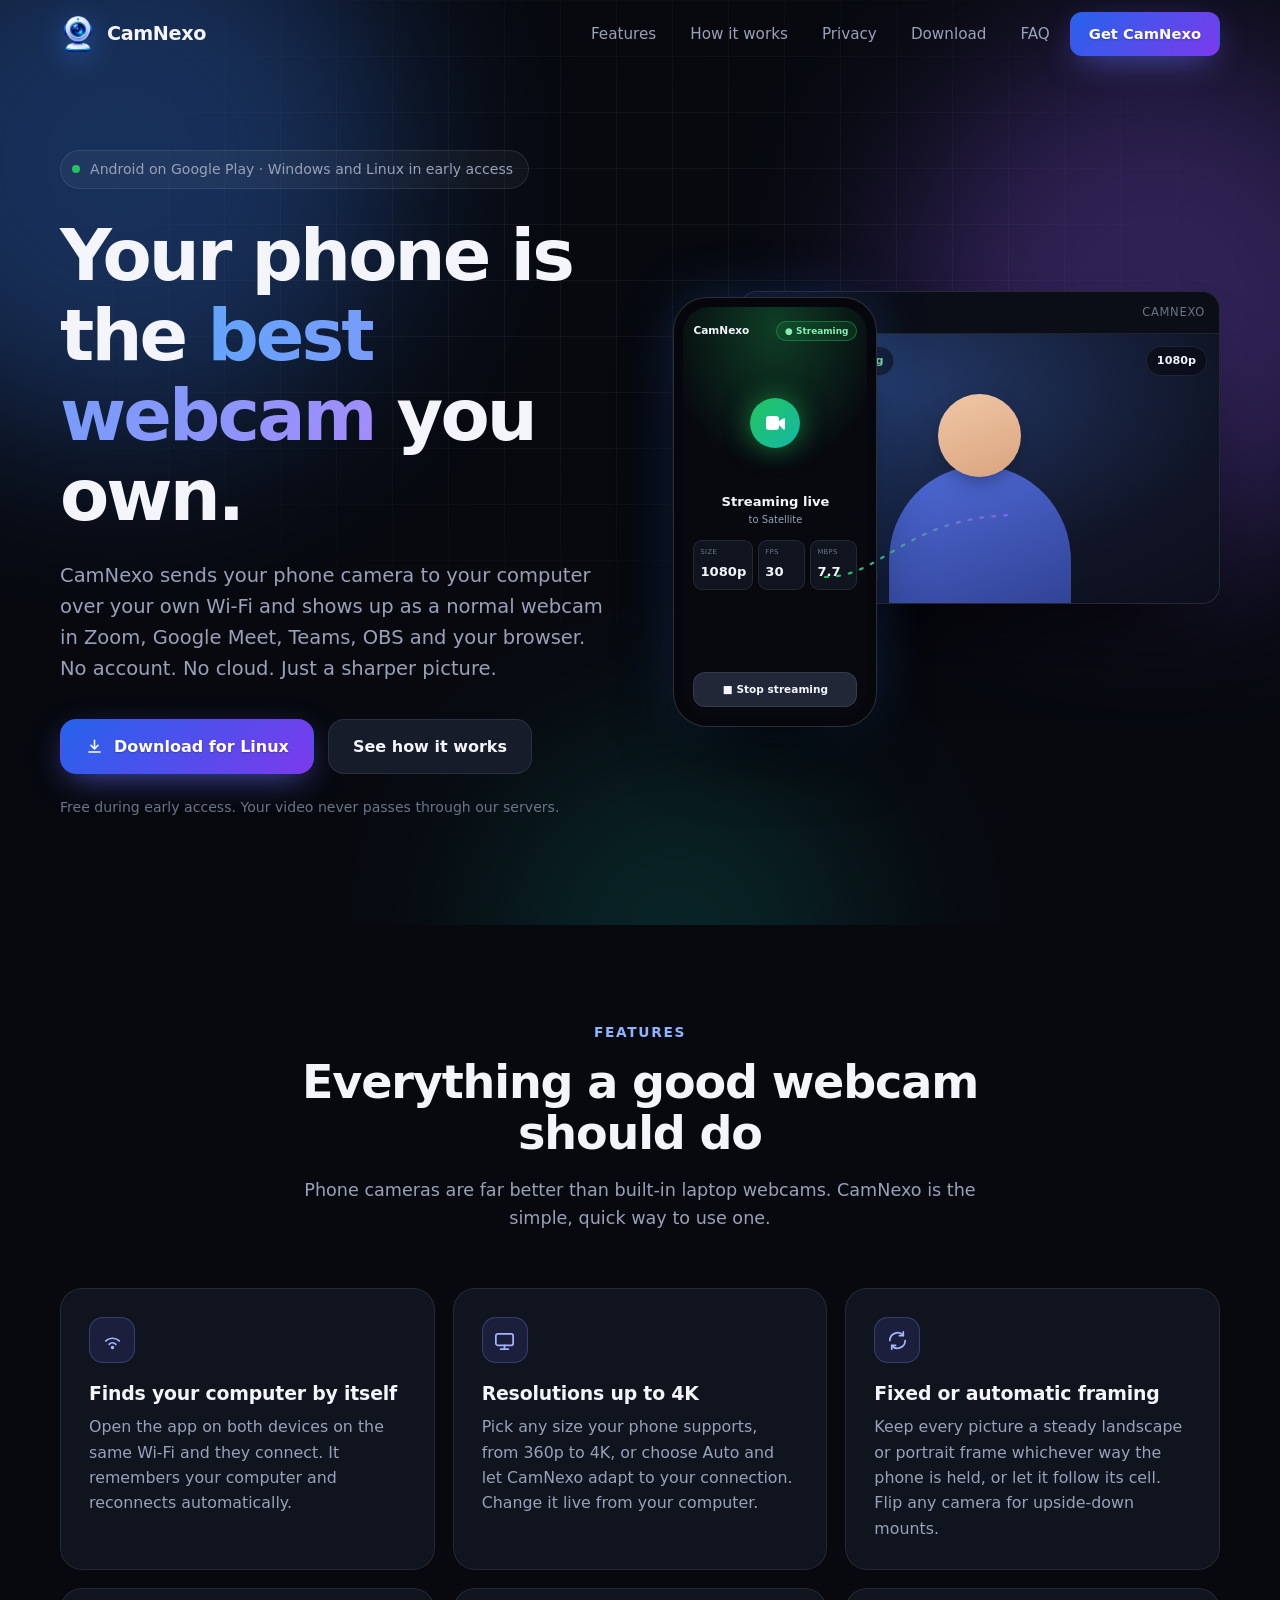
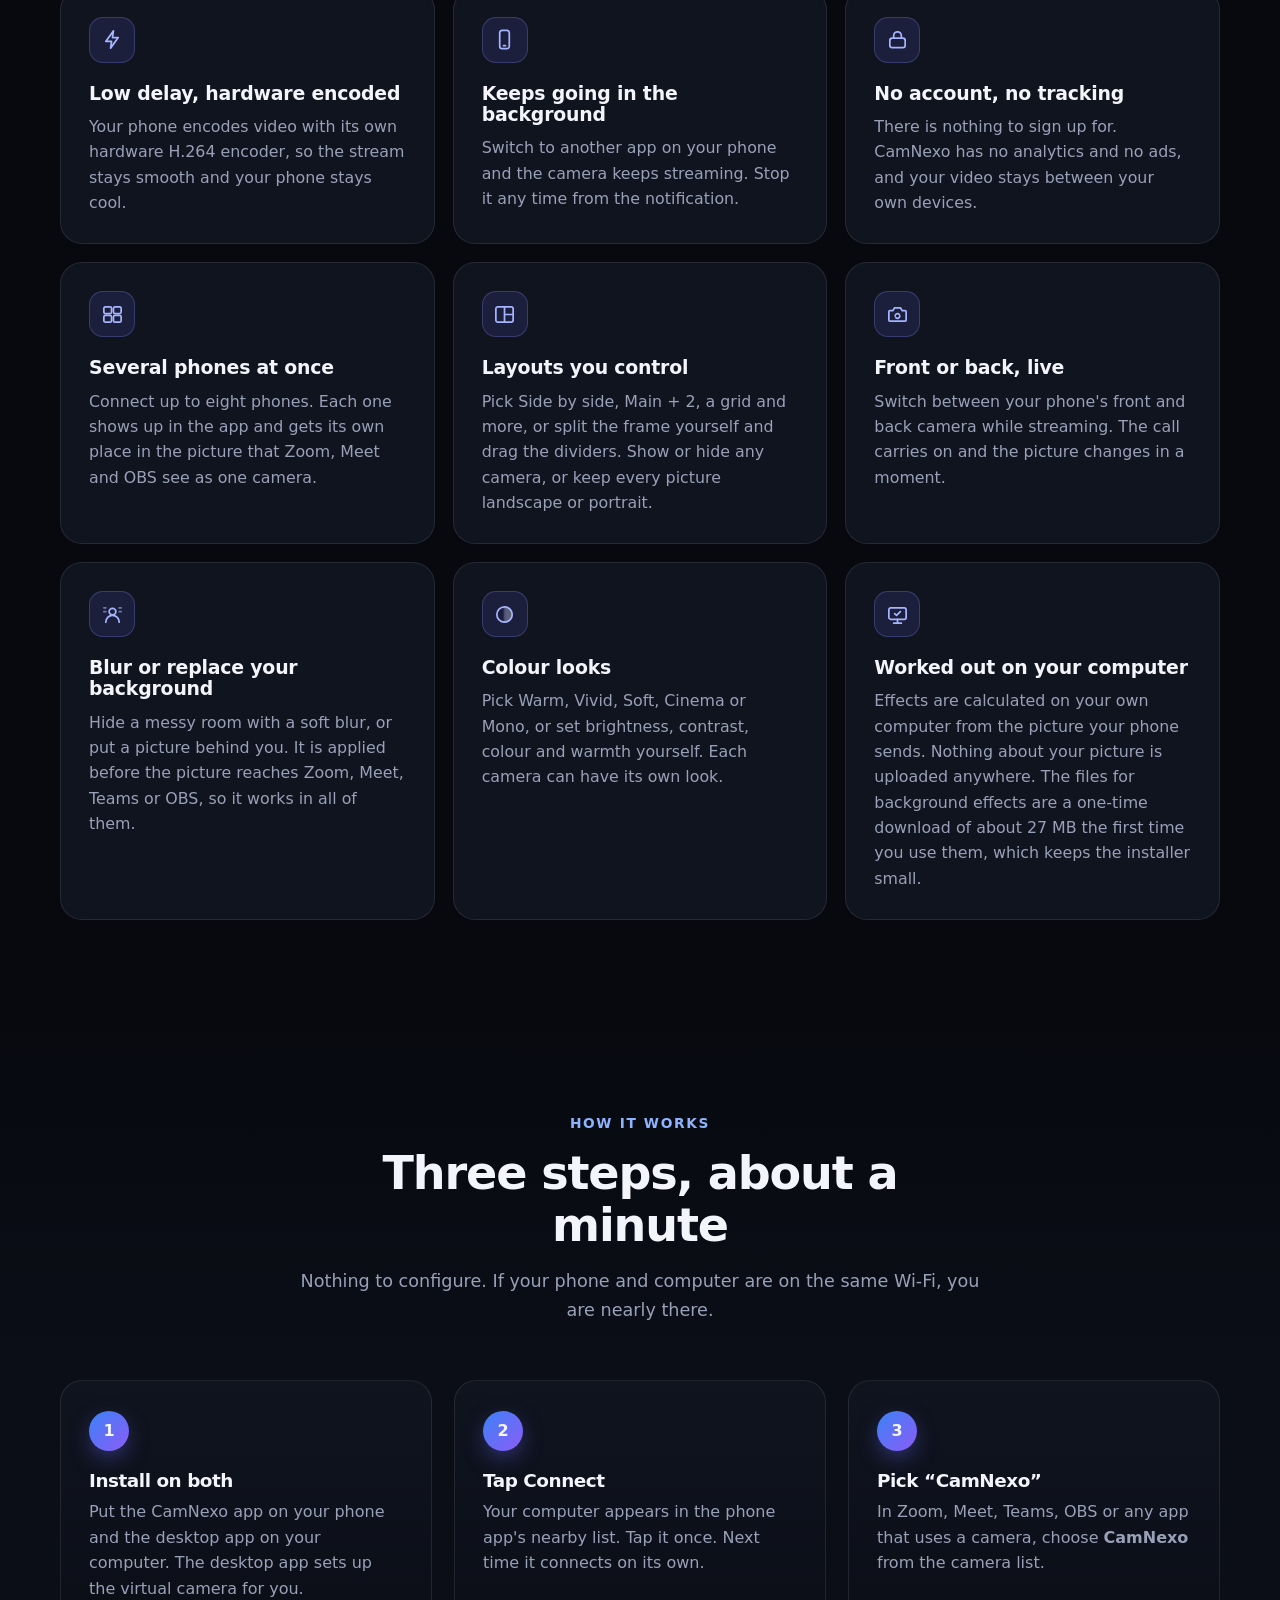
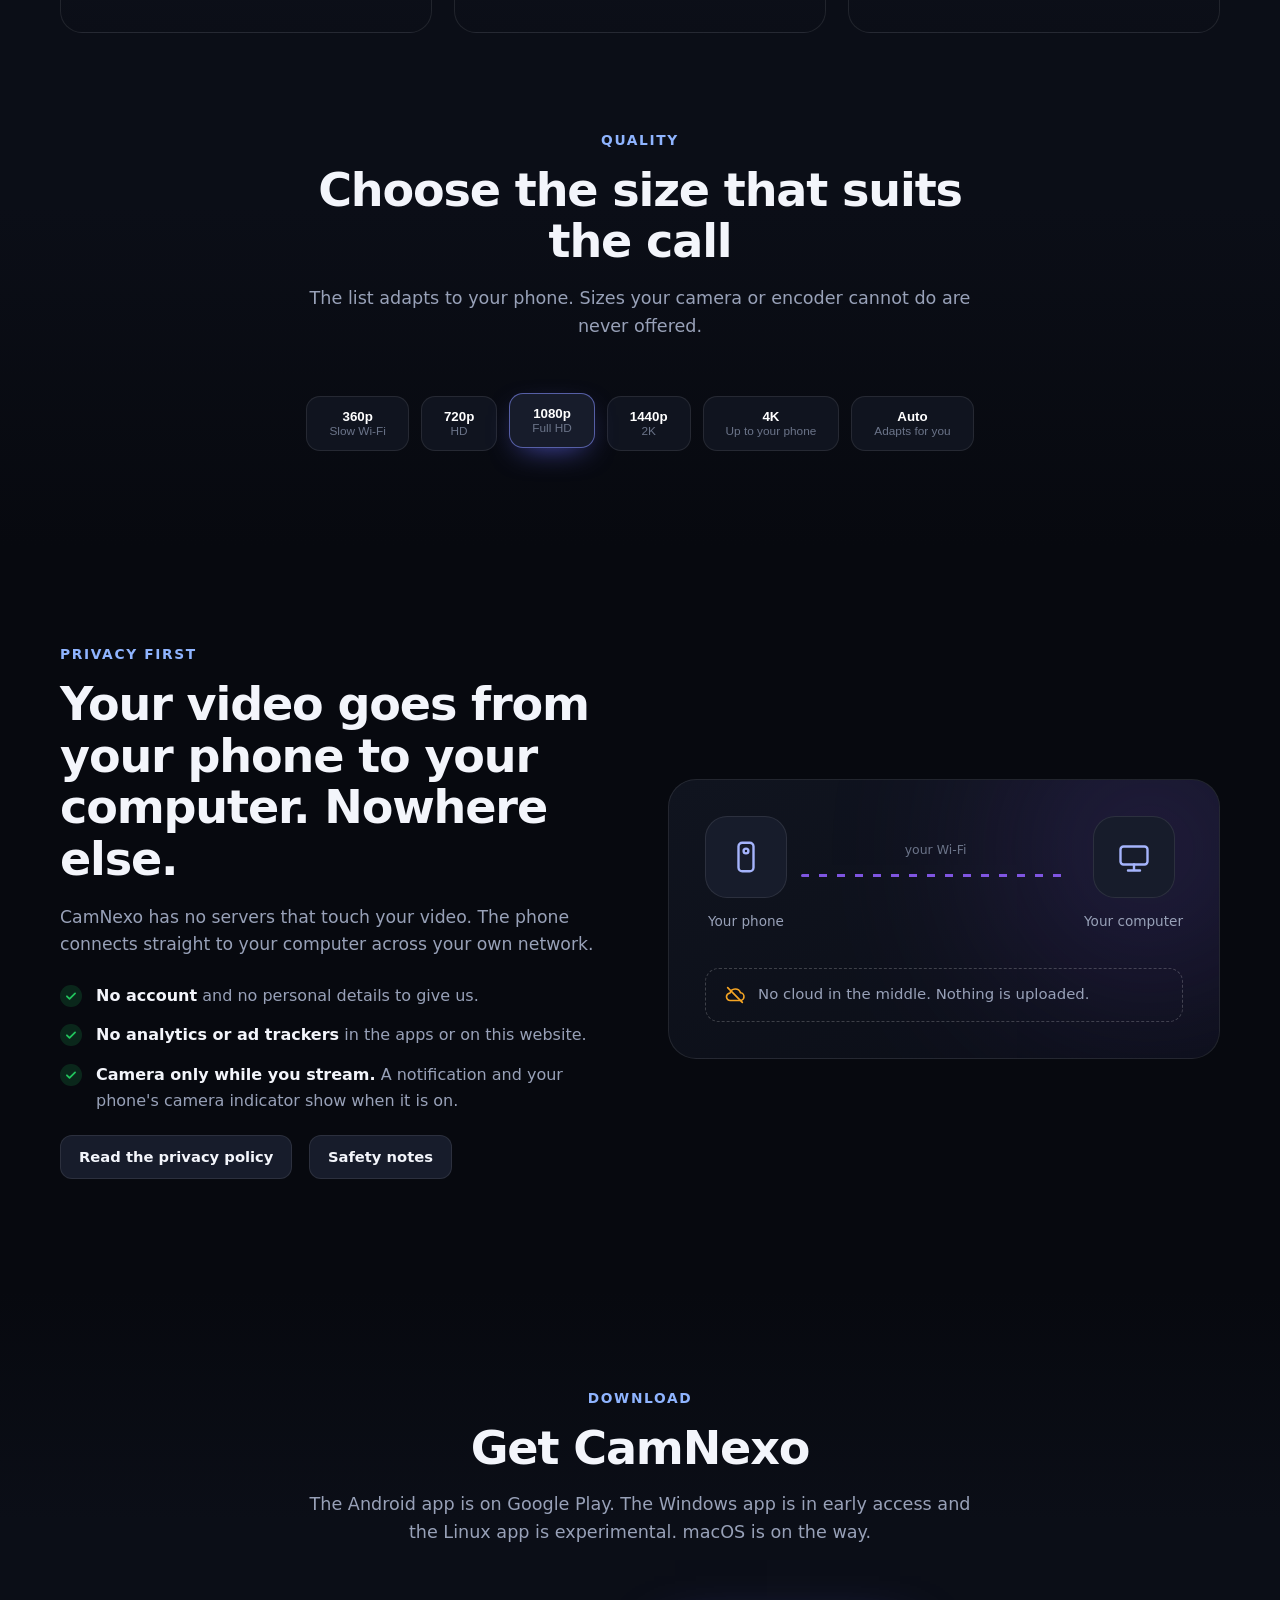
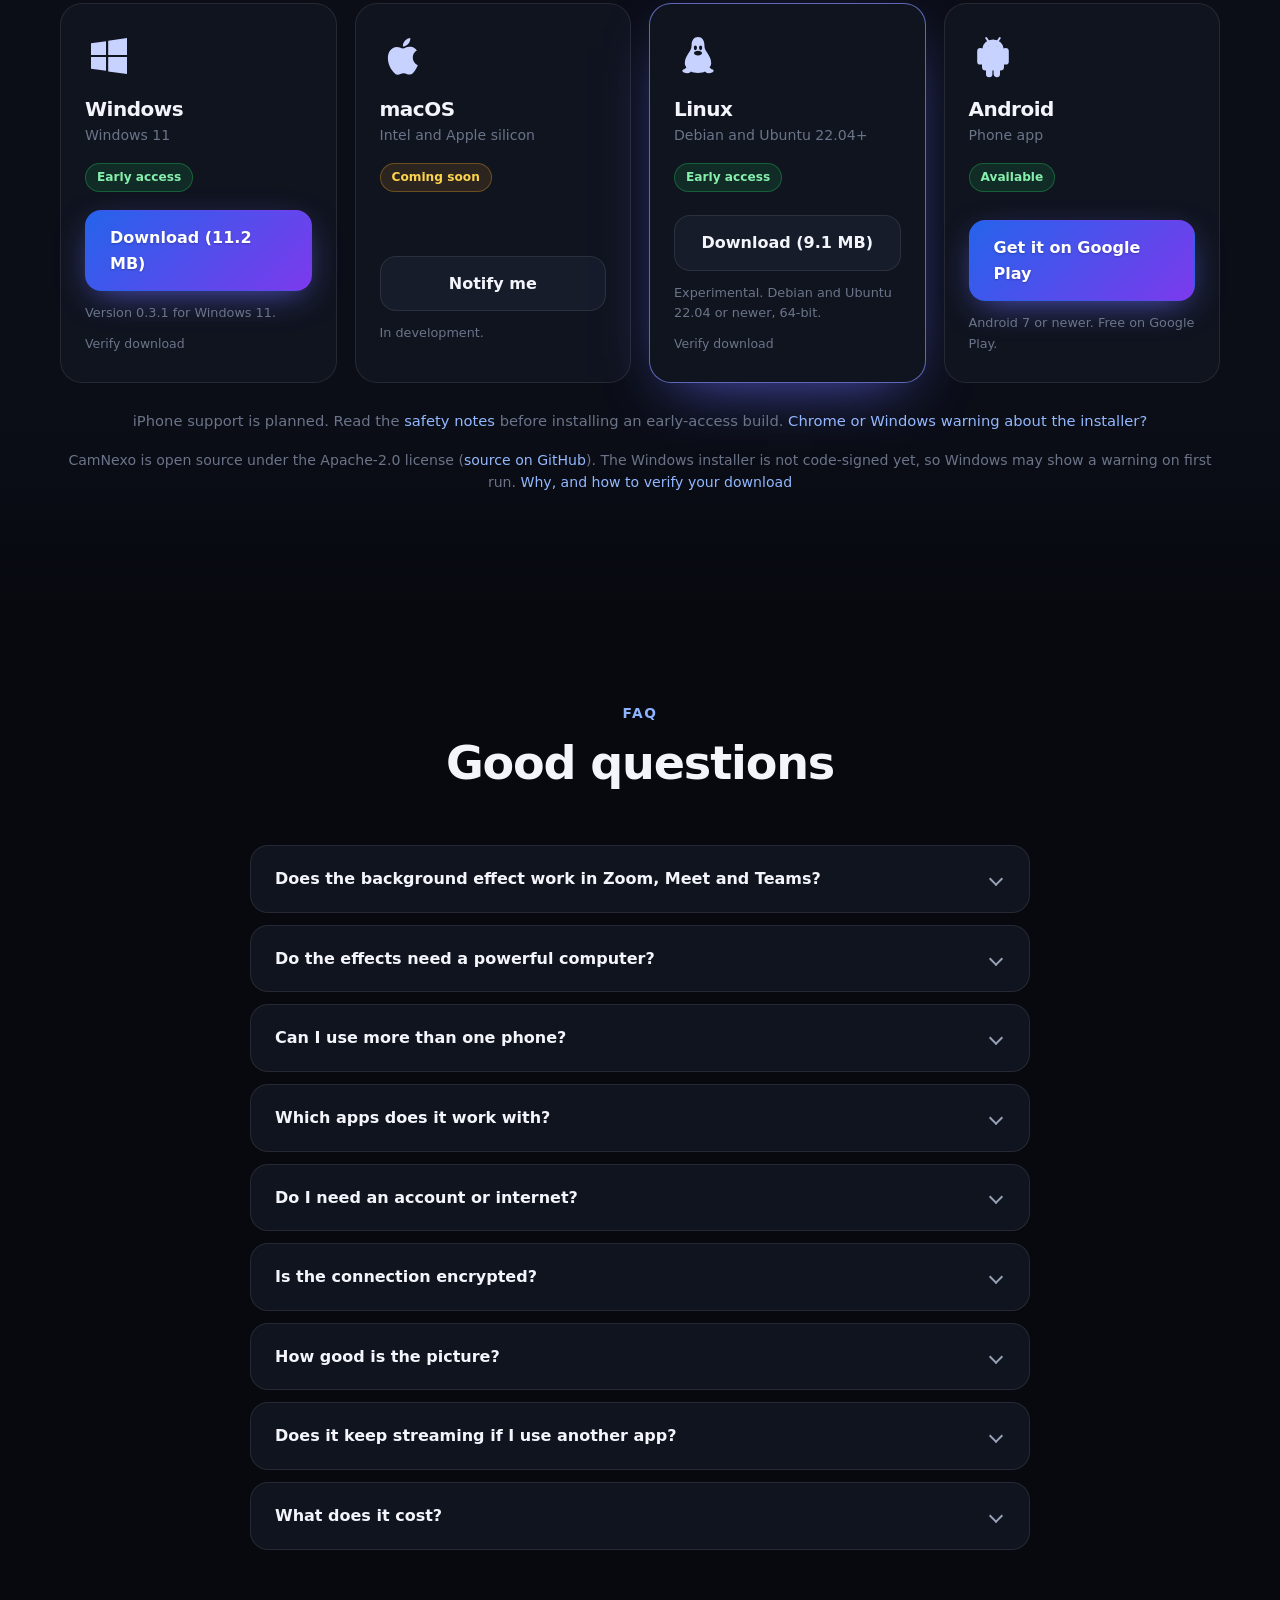
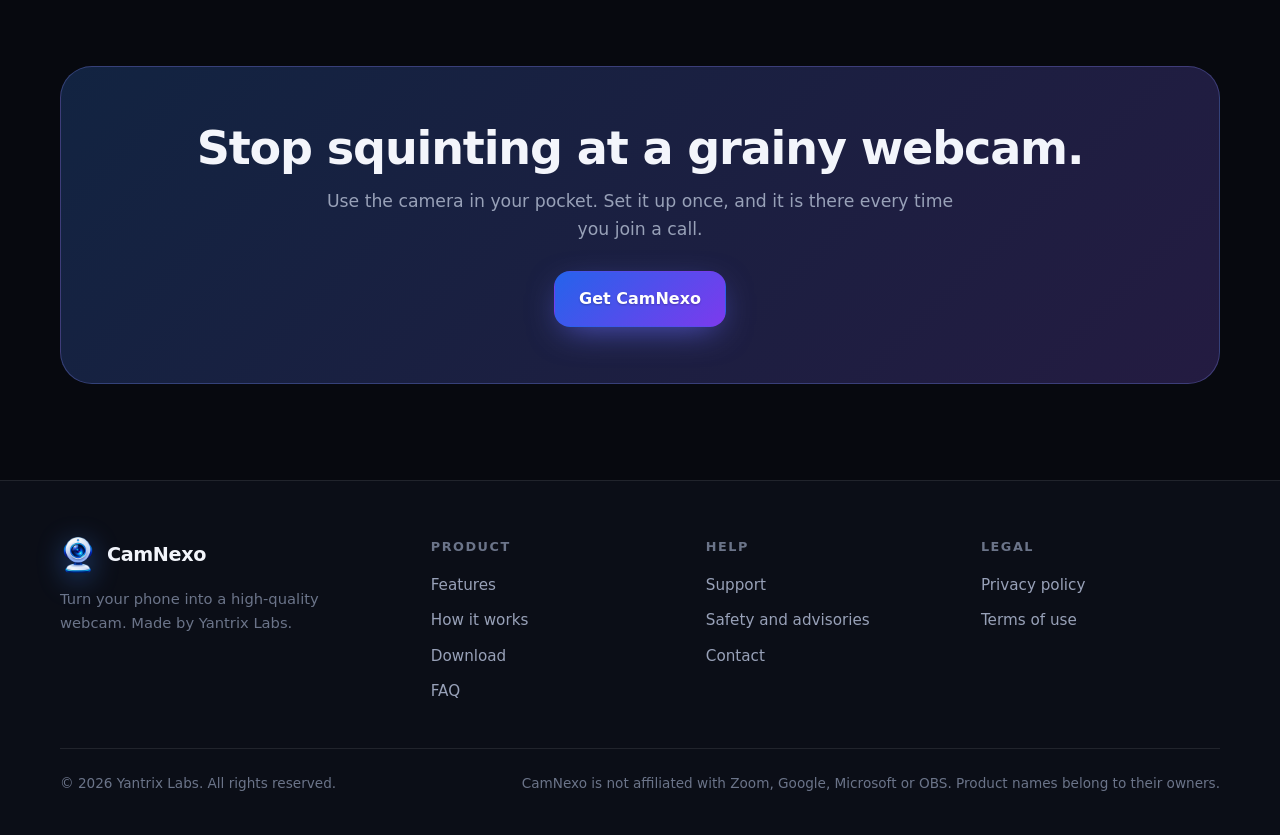
<file: index.html>
<!doctype html>
<html lang="en" class="no-js">
<head>
<meta charset="utf-8">
<meta name="viewport" content="width=device-width, initial-scale=1">
<title>CamNexo: use your phone as a webcam</title>
<meta name="description" content="CamNexo turns your phone into a high-quality webcam for Zoom, Meet, Teams, OBS and more. Wireless, no account, and your video stays on your own network.">
<meta name="theme-color" content="#07090f">
<link rel="icon" href="assets/favicon.ico" sizes="any">
<link rel="icon" href="assets/favicon-32.png" type="image/png" sizes="32x32">
<link rel="apple-touch-icon" href="assets/apple-touch-icon.png">
<link rel="canonical" href="https://camnexo.yantrixlab.com/">
<meta property="og:title" content="CamNexo: use your phone as a webcam">
<meta property="og:description" content="A sharper webcam you already own. Stream your phone camera to your computer over your own Wi-Fi.">
<meta property="og:type" content="website">
<meta property="og:url" content="https://camnexo.yantrixlab.com/">
<script type="application/ld+json">
{"@context":"https://schema.org","@type":"SoftwareApplication","name":"CamNexo","applicationCategory":"MultimediaApplication","operatingSystem":"Android, Windows 11","description":"Use your phone as a high-quality webcam for Zoom, Google Meet, Teams, OBS and more, over your own Wi-Fi.","url":"https://camnexo.yantrixlab.com/","publisher":{"@type":"Organization","name":"Yantrix Labs"}}
</script>
<meta property="og:image" content="https://camnexo.yantrixlab.com/assets/og-image.png">
<meta name="twitter:card" content="summary_large_image">
<link rel="stylesheet" href="assets/styles.css">
</head>
<body>
<a class="skip" href="#main">Skip to content</a>

<header class="nav">
  <div class="wrap nav-in">
    <a class="brand" href="./" aria-label="CamNexo home">
      <img class="logo-img" src="assets/logo.png" width="36" height="36" alt="">
      CamNexo
    </a>
    <nav class="links" aria-label="Main">
      <a href="#features">Features</a>
      <a href="#how">How it works</a>
      <a href="#privacy">Privacy</a>
      <a href="#download">Download</a>
      <a href="#faq">FAQ</a>
      <a class="btn small primary" href="#download">Get CamNexo</a>
    </nav>
    <button class="menu-btn" aria-label="Menu" aria-expanded="false"><svg viewBox="0 0 24 24" fill="none" stroke="currentColor" stroke-width="2" stroke-linecap="round"><path d="M4 7h16M4 12h16M4 17h16"/></svg></button>
  </div>
</header>

<main id="main">
<!-- ============================================================ hero -->
<section class="hero">
  <div class="glow a"></div><div class="glow b"></div><div class="glow c"></div><div class="grid-bg"></div>
  <div class="wrap hero-grid">
    <div>
      <div class="eyebrow rv"><span class="dot"></span> Android on Google Play · Windows and Linux in early access</div>
      <h1 class="rv" style="--d:80ms">Your phone is the <span class="gradient-text">best webcam</span> you own.</h1>
      <p class="lead rv" style="--d:160ms">CamNexo sends your phone camera to your computer over your own Wi-Fi and shows up as a normal webcam in Zoom, Google Meet, Teams, OBS and your browser. No account. No cloud. Just a sharper picture.</p>
      <div class="cta rv" style="--d:240ms">
        <a class="btn primary" href="#download" data-hero-dl>
          <svg viewBox="0 0 24 24" fill="none" stroke="currentColor" stroke-width="2" stroke-linecap="round" stroke-linejoin="round"><path d="M12 4v11m0 0l-4.5-4.5M12 15l4.5-4.5M5 19h14"/></svg><span>Get CamNexo</span>
        </a>
        <a class="btn" href="#how">See how it works</a>
      </div>
      <p class="hero-note rv" style="--d:300ms">Free during early access. Your video never passes through our servers.</p>
    </div>

    <div class="stage rv" style="--d:200ms" aria-hidden="true">
      <div class="laptop">
        <div class="bar"><i></i><i></i><i></i><span>CAMNEXO</span></div>
        <div class="screen">
          <div class="person"><div class="head"></div><div class="body"></div></div>
          <span class="chip live"><span class="dot"></span>Phone streaming</span>
          <span class="chip rez">1080p</span>
          <span class="chip src">Satellite · 30 fps</span>
        </div>
      </div>
      <svg class="signal" viewBox="0 0 190 80"><defs><linearGradient id="sg" x1="0" x2="1"><stop offset="0" stop-color="#22c55e"/><stop offset="1" stop-color="#8b5cf6"/></linearGradient></defs><path d="M2 70 C 60 70, 80 12, 188 8"/></svg>
      <div class="phone">
        <div class="phone-screen">
          <div class="ph-head"><span>CamNexo</span><span class="pill">● Streaming</span></div>
          <div class="radar"><b></b><b></b><b></b><div class="core"><svg viewBox="0 0 24 24" fill="#fff"><path d="M3 8a3 3 0 0 1 3-3h7a3 3 0 0 1 3 3v2l4.4-2.6c.9-.5 1.6 0 1.6 1v9.2c0 1-.7 1.5-1.6 1L16 14v2a3 3 0 0 1-3 3H6a3 3 0 0 1-3-3z"/></svg></div></div>
          <div class="ph-t">Streaming live</div>
          <div class="ph-s">to Satellite</div>
          <div class="ph-stats"><div><small>SIZE</small><strong>1080p</strong></div><div><small>FPS</small><strong>30</strong></div><div><small>MBPS</small><strong>7.7</strong></div></div>
          <div class="ph-stop">■ Stop streaming</div>
        </div>
      </div>
    </div>
  </div>
</section>

<!-- ======================================================== features -->
<section id="features">
  <div class="wrap">
    <div class="sec-head rv">
      <div class="kicker">Features</div>
      <h2>Everything a good webcam should do</h2>
      <p>Phone cameras are far better than built-in laptop webcams. CamNexo is the simple, quick way to use one.</p>
    </div>
    <div class="cards">
      <article class="card rv"><div class="ico"><svg viewBox="0 0 24 24"><path d="M5 12.5a10 10 0 0 1 14 0M8.5 16a5 5 0 0 1 7 0"/><circle cx="12" cy="19.2" r=".9" fill="#a5b4fc"/></svg></div><h3>Finds your computer by itself</h3><p>Open the app on both devices on the same Wi-Fi and they connect. It remembers your computer and reconnects automatically.</p></article>
      <article class="card rv" style="--d:70ms"><div class="ico"><svg viewBox="0 0 24 24"><rect x="3" y="5" width="18" height="12" rx="2"/><path d="M8 21h8M12 17v4"/></svg></div><h3>Resolutions up to 4K</h3><p>Pick any size your phone supports, from 360p to 4K, or choose Auto and let CamNexo adapt to your connection. Change it live from your computer.</p></article>
      <article class="card rv" style="--d:140ms"><div class="ico"><svg viewBox="0 0 24 24"><path d="M4 12a8 8 0 0 1 14-5.3M20 12a8 8 0 0 1-14 5.3"/><path d="M18 3v4h-4M6 21v-4h4"/></svg></div><h3>Fixed or automatic framing</h3><p>Keep every picture a steady landscape or portrait frame whichever way the phone is held, or let it follow its cell. Flip any camera for upside-down mounts.</p></article>
      <article class="card rv"><div class="ico"><svg viewBox="0 0 24 24"><path d="M13 3L5 14h6l-1 7 8-11h-6z"/></svg></div><h3>Low delay, hardware encoded</h3><p>Your phone encodes video with its own hardware H.264 encoder, so the stream stays smooth and your phone stays cool.</p></article>
      <article class="card rv" style="--d:70ms"><div class="ico"><svg viewBox="0 0 24 24"><rect x="7" y="2.5" width="10" height="19" rx="2.5"/><path d="M11 18.5h2"/></svg></div><h3>Keeps going in the background</h3><p>Switch to another app on your phone and the camera keeps streaming. Stop it any time from the notification.</p></article>
      <article class="card rv" style="--d:140ms"><div class="ico"><svg viewBox="0 0 24 24"><rect x="4" y="10.5" width="16" height="10" rx="2.5"/><path d="M8 10.5V8a4 4 0 0 1 8 0v2.5"/></svg></div><h3>No account, no tracking</h3><p>There is nothing to sign up for. CamNexo has no analytics and no ads, and your video stays between your own devices.</p></article>
      <article class="card rv"><div class="ico"><svg viewBox="0 0 24 24"><rect x="3" y="4" width="8" height="7" rx="1.5"/><rect x="13" y="4" width="8" height="7" rx="1.5"/><rect x="3" y="13" width="8" height="7" rx="1.5"/><rect x="13" y="13" width="8" height="7" rx="1.5"/></svg></div><h3>Several phones at once</h3><p>Connect up to eight phones. Each one shows up in the app and gets its own place in the picture that Zoom, Meet and OBS see as one camera.</p></article>
      <article class="card rv" style="--d:70ms"><div class="ico"><svg viewBox="0 0 24 24"><rect x="3" y="4" width="18" height="16" rx="2"/><path d="M12 4v16M12 12h9"/></svg></div><h3>Layouts you control</h3><p>Pick Side by side, Main + 2, a grid and more, or split the frame yourself and drag the dividers. Show or hide any camera, or keep every picture landscape or portrait.</p></article>
      <article class="card rv" style="--d:140ms"><div class="ico"><svg viewBox="0 0 24 24"><path d="M4 8h3l2-3h6l2 3h3a1 1 0 0 1 1 1v9a1 1 0 0 1-1 1H4a1 1 0 0 1-1-1V9a1 1 0 0 1 1-1z"/><path d="M9.5 13.5a2.5 2.5 0 0 1 4.3-1.7M14.5 13.5a2.5 2.5 0 0 1-4.3 1.7"/></svg></div><h3>Front or back, live</h3><p>Switch between your phone's front and back camera while streaming. The call carries on and the picture changes in a moment.</p></article>
      <article class="card rv"><div class="ico"><svg viewBox="0 0 24 24"><circle cx="12" cy="9" r="3.5"/><path d="M5 20a7 7 0 0 1 14 0"/><path d="M3 5h2M19 5h2M3 9h2M19 9h2" opacity=".6"/></svg></div><h3>Blur or replace your background</h3><p>Hide a messy room with a soft blur, or put a picture behind you. It is applied before the picture reaches Zoom, Meet, Teams or OBS, so it works in all of them.</p></article>
      <article class="card rv" style="--d:70ms"><div class="ico"><svg viewBox="0 0 24 24"><circle cx="12" cy="12" r="8"/><path d="M12 4v16M12 4a8 8 0 0 1 0 16" fill="currentColor" opacity=".3"/></svg></div><h3>Colour looks</h3><p>Pick Warm, Vivid, Soft, Cinema or Mono, or set brightness, contrast, colour and warmth yourself. Each camera can have its own look.</p></article>
      <article class="card rv" style="--d:140ms"><div class="ico"><svg viewBox="0 0 24 24"><rect x="3" y="5" width="18" height="12" rx="2"/><path d="M8 21h8M12 17v4"/><path d="M9 11l2 2 4-4"/></svg></div><h3>Worked out on your computer</h3><p>Effects are calculated on your own computer from the picture your phone sends. Nothing about your picture is uploaded anywhere. The files for background effects are a one-time download of about 27 MB the first time you use them, which keeps the installer small.</p></article>
    </div>
  </div>
</section>

<!-- ============================================================ how -->
<section id="how" style="background:linear-gradient(180deg,transparent,var(--bg-2) 30%,var(--bg-2) 70%,transparent)">
  <div class="wrap">
    <div class="sec-head rv">
      <div class="kicker">How it works</div>
      <h2>Three steps, about a minute</h2>
      <p>Nothing to configure. If your phone and computer are on the same Wi-Fi, you are nearly there.</p>
    </div>
    <div class="steps">
      <div class="step rv"><h3>Install on both</h3><p>Put the CamNexo app on your phone and the desktop app on your computer. The desktop app sets up the virtual camera for you.</p></div>
      <div class="step rv" style="--d:90ms"><h3>Tap Connect</h3><p>Your computer appears in the phone app's nearby list. Tap it once. Next time it connects on its own.</p></div>
      <div class="step rv" style="--d:180ms"><h3>Pick “CamNexo”</h3><p>In Zoom, Meet, Teams, OBS or any app that uses a camera, choose <strong>CamNexo</strong> from the camera list.</p></div>
    </div>

    <div class="sec-head rv" style="margin-top:96px">
      <div class="kicker">Quality</div>
      <h2>Choose the size that suits the call</h2>
      <p>The list adapts to your phone. Sizes your camera or encoder cannot do are never offered.</p>
    </div>
    <div class="res-row rv" role="group" aria-label="Resolution examples">
      <button class="res" data-label="360p" type="button">360p<small>Slow Wi-Fi</small></button>
      <button class="res" data-label="720p" type="button">720p<small>HD</small></button>
      <button class="res on" data-label="1080p" type="button">1080p<small>Full HD</small></button>
      <button class="res" data-label="1440p" type="button">1440p<small>2K</small></button>
      <button class="res" data-label="4K" type="button">4K<small>Up to your phone</small></button>
      <button class="res" data-label="Auto" type="button">Auto<small>Adapts for you</small></button>
    </div>
  </div>
</section>

<!-- ========================================================= privacy -->
<section id="privacy">
  <div class="wrap split">
    <div class="rv">
      <div class="kicker">Privacy first</div>
      <h2>Your video goes from your phone to your computer. Nowhere else.</h2>
      <p>CamNexo has no servers that touch your video. The phone connects straight to your computer across your own network.</p>
      <ul class="ticks">
        <li><span><strong>No account</strong> and no personal details to give us.</span></li>
        <li><span><strong>No analytics or ad trackers</strong> in the apps or on this website.</span></li>
        <li><span><strong>Camera only while you stream.</strong> A notification and your phone's camera indicator show when it is on.</span></li>
      </ul>
      <p style="margin-top:22px"><a class="btn small" href="privacy.html">Read the privacy policy</a> &nbsp; <a class="btn small" href="safety.html">Safety notes</a></p>
    </div>
    <div class="diagram rv" style="--d:120ms" aria-label="Phone connected directly to computer over Wi-Fi">
      <div class="flow">
        <div class="node"><div class="box"><svg viewBox="0 0 24 24"><rect x="7" y="2.5" width="10" height="19" rx="2.5"/><circle cx="12" cy="8" r="1.6"/></svg></div><small>Your phone</small></div>
        <div class="wire"><span>your Wi-Fi</span></div>
        <div class="node"><div class="box"><svg viewBox="0 0 24 24"><rect x="3" y="5" width="18" height="12" rx="2"/><path d="M8 21h8M12 17v4"/></svg></div><small>Your computer</small></div>
      </div>
      <div class="nocloud"><svg viewBox="0 0 24 24"><path d="M7 18a4 4 0 0 1-.5-8A6 6 0 0 1 18 9.5 3.7 3.7 0 0 1 17 18z"/><path d="M4 4l16 16"/></svg><span>No cloud in the middle. Nothing is uploaded.</span></div>
    </div>
  </div>
</section>

<!-- ======================================================== download -->
<section id="download" style="background:linear-gradient(180deg,transparent,var(--bg-2) 25%,var(--bg-2) 80%,transparent)">
  <div class="wrap">
    <div class="sec-head rv">
      <div class="kicker">Download</div>
      <h2>Get CamNexo</h2>
      <p>The Android app is on Google Play. The Windows app is in early access and the Linux app is experimental. macOS is on the way.</p>
    </div>
    <div class="platforms">
      <div class="plat rv" data-dl="windows">
        <svg class="os" viewBox="0 0 24 24" aria-hidden="true"><path d="M3 5.6l7.5-1v6.9H3zM11.6 4.4L21 3v8.5h-9.4zM3 12.5h7.5v6.9L3 18.4zM11.6 12.5H21V21l-9.4-1.3z"/></svg>
        <h3>Windows</h3><div class="sub">Windows 11</div><span class="badge soon">Early access</span>
        <a class="btn primary" href="#download">Ask for early access</a><p class="fine"></p>
      </div>
      <div class="plat rv" style="--d:70ms" data-dl="macos">
        <svg class="os" viewBox="0 0 24 24" aria-hidden="true"><path d="M16.4 12.7c0-2.3 1.9-3.4 2-3.5-1.1-1.6-2.8-1.8-3.4-1.8-1.4-.15-2.8.85-3.5.85-.7 0-1.8-.8-3-.8-1.5 0-3 .9-3.8 2.3-1.6 2.8-.4 7 1.2 9.3.8 1.1 1.7 2.4 2.9 2.3 1.2 0 1.6-.75 3-.75 1.4 0 1.8.75 3 .7 1.3 0 2.1-1.1 2.8-2.2.9-1.3 1.3-2.5 1.3-2.6-.05 0-2.5-1-2.5-3.8zM14.2 5.9c.6-.8 1.1-1.8.95-2.9-.9.05-2 .6-2.7 1.4-.6.7-1.1 1.8-1 2.8 1 .1 2.1-.5 2.75-1.3z"/></svg>
        <h3>macOS</h3><div class="sub">Intel and Apple silicon</div><span class="badge soon">Coming soon</span>
        <a class="btn" href="#download">Notify me</a><p class="fine"></p>
      </div>
      <div class="plat rv" style="--d:140ms" data-dl="linux">
        <svg class="os" viewBox="0 0 24 24" aria-hidden="true"><path d="M12 2.5c-2 0-3.2 1.7-3.2 4 0 1.2-.3 2.3-1 3.3-1.2 1.8-2.4 3.5-2.4 5.7 0 .9.3 1.6.8 2.1-.3.5-.8.9-1.6 1.2-.7.3-.5 1.2.3 1.4 1.3.4 2.7.7 3.6-.4.9.5 2 .7 3.5.7s2.6-.2 3.5-.7c.9 1.1 2.3.8 3.6.4.8-.2 1-1.1.3-1.4-.8-.3-1.3-.7-1.6-1.2.5-.5.8-1.2.8-2.1 0-2.2-1.2-3.9-2.4-5.7-.7-1-1-2.1-1-3.3 0-2.3-1.2-4-3.2-4zm-1.3 4.2a.8 1.2 0 1 1 0 2.4.8 1.2 0 0 1 0-2.4zm2.6 0a.8 1.2 0 1 1 0 2.4.8 1.2 0 0 1 0-2.4zM12 9.4c1.1 0 2 .5 2 1.1 0 .6-.9 1.2-2 1.2s-2-.6-2-1.2c0-.6.9-1.1 2-1.1z"/></svg>
        <h3>Linux</h3><div class="sub">Debian and Ubuntu 22.04+</div><span class="badge soon">Early access</span>
        <a class="btn" href="#download">Download</a><p class="fine"></p>
      </div>
      <div class="plat rv" style="--d:210ms" data-dl="android">
        <svg class="os" viewBox="0 0 24 24" aria-hidden="true"><path d="M7 9.2h10v8.3a1.3 1.3 0 0 1-1.3 1.3H15v2.2a1.1 1.1 0 0 1-2.2 0v-2.2h-1.6v2.2a1.1 1.1 0 0 1-2.2 0v-2.2h-.7A1.3 1.3 0 0 1 7 17.5zM4.6 9.6a1.1 1.1 0 0 1 2.2 0v5.1a1.1 1.1 0 0 1-2.2 0zm12.6 0a1.1 1.1 0 0 1 2.2 0v5.1a1.1 1.1 0 0 1-2.2 0zM7.2 8.3C7.4 6 9.4 4.2 12 4.2s4.6 1.8 4.8 4.1zM9.6 6.4a.6.6 0 1 0 0 1.2.6.6 0 0 0 0-1.2zm4.8 0a.6.6 0 1 0 0 1.2.6.6 0 0 0 0-1.2zM8.6 3l1 1.5m5.8-1.5l-1 1.5" stroke="#c7d2fe" stroke-width="1" stroke-linecap="round"/></svg>
        <h3>Android</h3><div class="sub">Phone app</div><span class="badge early">Available</span>
        <a class="btn primary" href="https://play.google.com/store/apps/details?id=com.camnexo.webcam" target="_blank" rel="noopener">Get it on Google Play</a><p class="fine"></p>
      </div>
    </div>
    <p class="rv" style="text-align:center;color:var(--faint);font-size:.92rem;margin-top:26px">iPhone support is planned. Read the <a href="safety.html" style="color:#93b8ff">safety notes</a> before installing an early-access build. <a href="support.html#warning" style="color:#93b8ff">Chrome or Windows warning about the installer?</a></p>
    <p class="rv" style="text-align:center;color:var(--faint);font-size:.88rem;margin-top:10px">CamNexo is open source under the Apache-2.0 license (<a href="https://github.com/yantrixlab/CamNexo" style="color:#93b8ff">source on GitHub</a>). The Windows installer is not code-signed yet, so Windows may show a warning on first run. <a href="https://github.com/yantrixlab/CamNexo/blob/main/CODE_SIGNING_POLICY.md" style="color:#93b8ff">Why, and how to verify your download</a></p>
  </div>
</section>

<!-- ============================================================ faq -->
<section id="faq">
  <div class="wrap">
    <div class="sec-head rv"><div class="kicker">FAQ</div><h2>Good questions</h2></div>
    <div class="faq">
      <details class="rv"><summary>Does the background effect work in Zoom, Meet and Teams?</summary><div class="ans"><p>Yes. The effect is applied inside CamNexo, before the picture becomes the CamNexo camera, so any app that uses the camera shows it. You do not need to turn on a second effect in the video app. The cut-out works best with even light and one person in front of the camera.</p></div></details>
      <details class="rv"><summary>Do the effects need a powerful computer?</summary><div class="ans"><p>A normal recent computer is enough: on a mid-range desktop processor one camera with a blurred background uses a small share of the processor. Effects use the processor, not the graphics card. If the picture stutters with several phones, lower the size of each phone from the Cameras panel.</p></div></details>
      <details class="rv"><summary>Can I use more than one phone?</summary><div class="ans"><p>Yes, up to eight at once. Open CamNexo on each phone and connect it to the same computer. Choose a layout in the desktop app, or split the frame yourself, and apps see one camera called CamNexo showing the combined picture. You can hide any phone without disconnecting it.</p></div></details>
      <details class="rv"><summary>Which apps does it work with?</summary><div class="ans"><p>CamNexo appears as a standard camera called “CamNexo”, so it works with apps that accept a normal webcam: Zoom, Google Meet, Microsoft Teams, OBS, Discord and browsers. On Windows 11 the Camera app shows it too.</p></div></details>
      <details class="rv"><summary>Do I need an account or internet?</summary><div class="ans"><p>No account. Your phone and computer only need to be on the same local network. They do not need internet access to talk to each other, although your video call app will.</p></div></details>
      <details class="rv"><summary>Is the connection encrypted?</summary><div class="ans"><p>Not yet. Today the video travels unencrypted across your local network, so use CamNexo on a network you trust, such as your home or office Wi-Fi, and not on public Wi-Fi. Pairing and encryption are the next security work on our list. See the <a href="safety.html" style="color:#93b8ff">safety notes</a>.</p></div></details>
      <details class="rv"><summary>How good is the picture?</summary><div class="ans"><p>That depends on your phone. CamNexo lists the sizes your phone's camera and hardware encoder support, up to 4K on phones that can do it. Wi-Fi quality matters too, and Auto lowers the size if your connection struggles.</p></div></details>
      <details class="rv"><summary>Does it keep streaming if I use another app?</summary><div class="ans"><p>Yes. While streaming, CamNexo shows a notification and keeps the camera running in the background. Stop it from the app or the notification. Some phone makers limit background apps aggressively; if streaming stops, exclude CamNexo from battery optimisation.</p></div></details>
      <details class="rv"><summary>What does it cost?</summary><div class="ans"><p>Early-access builds are free. Pricing for the finished product has not been announced.</p></div></details>
    </div>
  </div>
</section>

<section style="padding-top:0">
  <div class="wrap">
    <div class="band rv">
      <h2>Stop squinting at a grainy webcam.</h2>
      <p>Use the camera in your pocket. Set it up once, and it is there every time you join a call.</p>
      <a class="btn primary" href="#download">Get CamNexo</a>
    </div>
  </div>
</section>
</main>

<footer>
  <div class="wrap">
    <div class="foot">
      <div>
        <a class="brand" href="./"><img class="logo-img" src="assets/logo.png" width="36" height="36" alt="">CamNexo</a>
        <p>Turn your phone into a high-quality webcam. Made by Yantrix Labs.</p>
      </div>
      <div><h4>Product</h4><ul><li><a href="#features">Features</a></li><li><a href="#how">How it works</a></li><li><a href="#download">Download</a></li><li><a href="#faq">FAQ</a></li></ul></div>
      <div><h4>Help</h4><ul><li><a href="support.html">Support</a></li><li><a href="safety.html">Safety and advisories</a></li><li><a href="#" data-mail>Contact</a></li></ul></div>
      <div><h4>Legal</h4><ul><li><a href="privacy.html">Privacy policy</a></li><li><a href="terms.html">Terms of use</a></li></ul></div>
    </div>
    <div class="legal"><span>© <span class="year">2026</span> Yantrix Labs. All rights reserved.</span><span>CamNexo is not affiliated with Zoom, Google, Microsoft or OBS. Product names belong to their owners.</span></div>
  </div>
</footer>

<script src="assets/config.js"></script>
<script src="assets/site.js"></script>
</body>
</html>
</file>
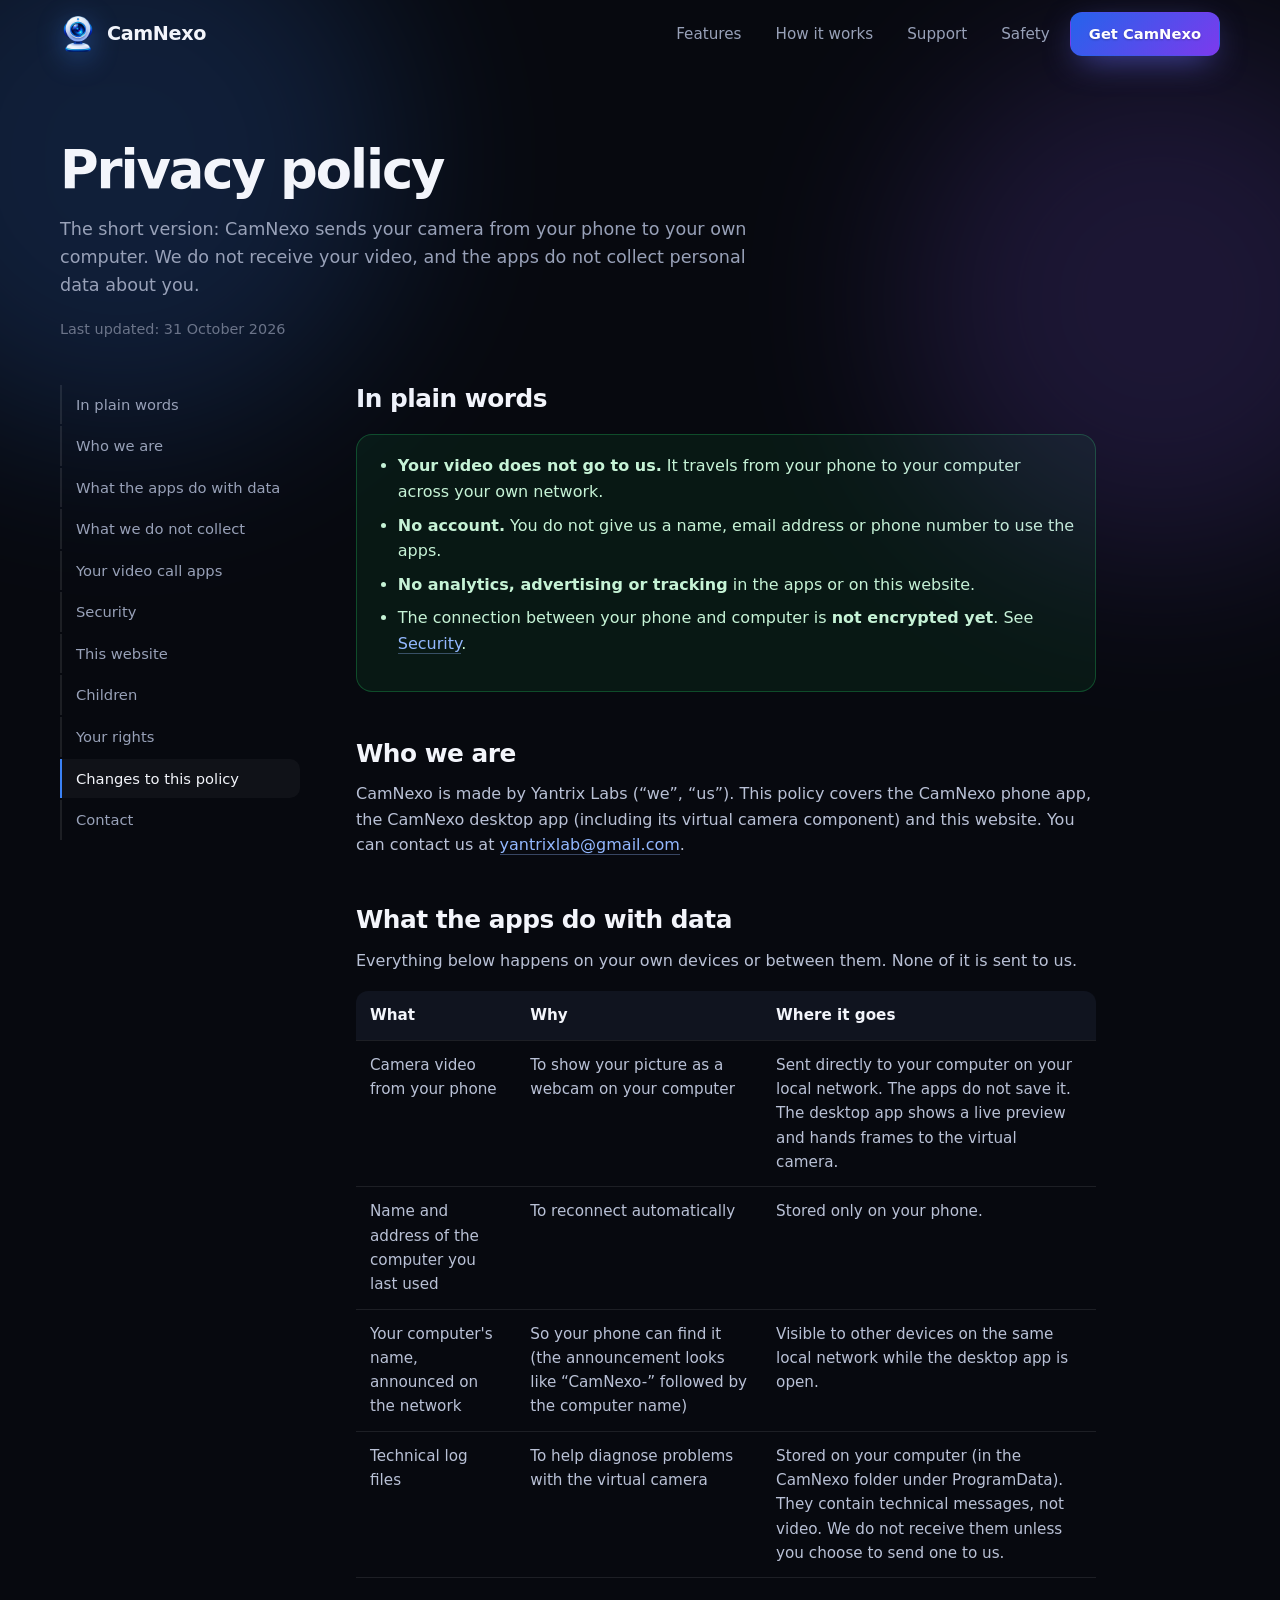
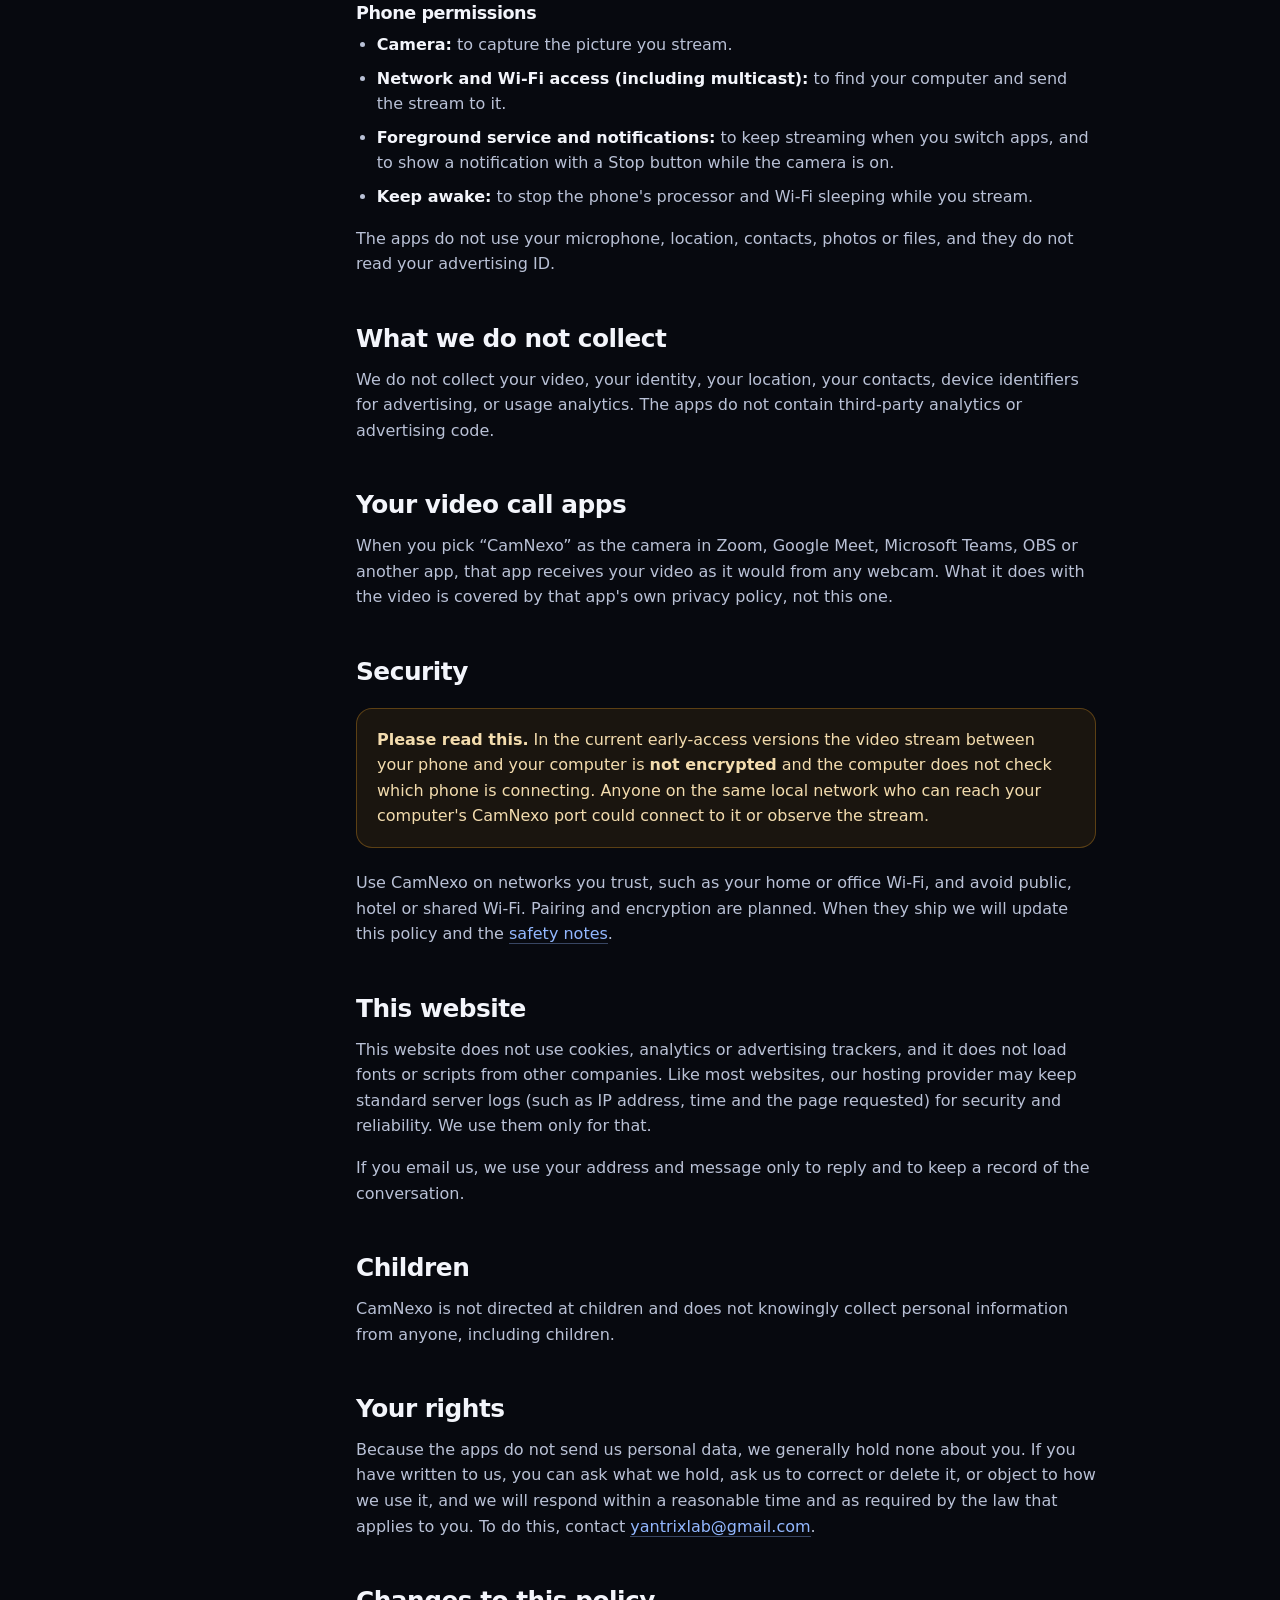
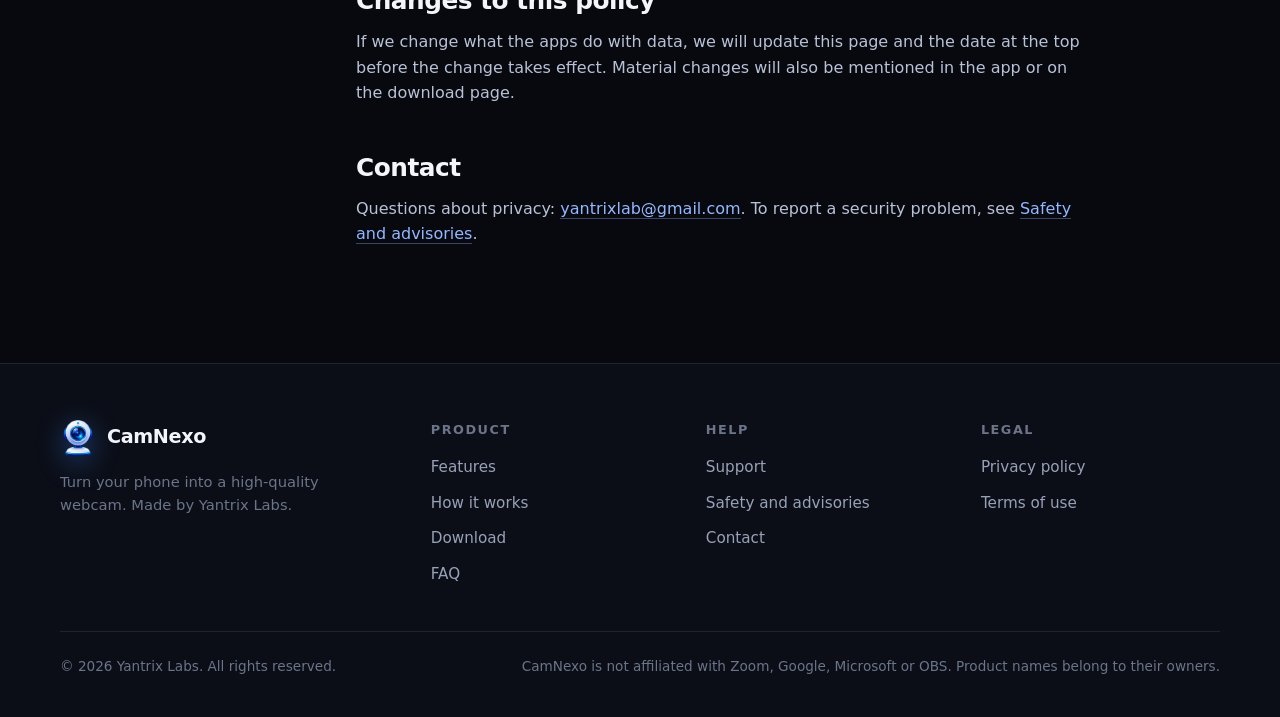
<file: privacy.html>
<!doctype html>
<html lang="en" class="no-js">
<head>
<meta charset="utf-8">
<meta name="viewport" content="width=device-width, initial-scale=1">
<title>Privacy policy | CamNexo</title>
<meta name="description" content="How CamNexo handles your data: your video stays between your phone and your computer, with no account and no analytics.">
<meta name="theme-color" content="#07090f">
<link rel="icon" href="assets/favicon.ico" sizes="any">
<link rel="icon" href="assets/favicon-32.png" type="image/png" sizes="32x32">
<link rel="apple-touch-icon" href="assets/apple-touch-icon.png">
<link rel="canonical" href="https://camnexo.yantrixlab.com/privacy.html">
<meta property="og:image" content="https://camnexo.yantrixlab.com/assets/og-image.png">
<meta name="twitter:card" content="summary_large_image">
<link rel="stylesheet" href="assets/styles.css">
</head>
<body>
<a class="skip" href="#main">Skip to content</a>
<header class="nav scrolled">
  <div class="wrap nav-in">
    <a class="brand" href="./" aria-label="CamNexo home"><img class="logo-img" src="assets/logo.png" width="36" height="36" alt="">CamNexo</a>
    <nav class="links" aria-label="Main">
      <a href="./#features">Features</a>
      <a href="./#how">How it works</a>
      <a href="support.html">Support</a>
      <a href="safety.html">Safety</a>
      <a class="btn small primary" href="./#download">Get CamNexo</a>
    </nav>
    <button class="menu-btn" aria-label="Menu" aria-expanded="false"><svg viewBox="0 0 24 24" fill="none" stroke="currentColor" stroke-width="2" stroke-linecap="round"><path d="M4 7h16M4 12h16M4 17h16"/></svg></button>
  </div>
</header>
<main id="main">
  <section class="doc-hero" style="padding-bottom:10px">
    <div class="glow a" style="opacity:.18"></div><div class="glow b" style="opacity:.16"></div>
    <div class="wrap">
      <h1 class="rv">Privacy policy</h1>
      <p class="rv" style="--d:80ms">The short version: CamNexo sends your camera from your phone to your own computer. We do not receive your video, and the apps do not collect personal data about you.</p>
      <div class="meta rv" style="--d:140ms">Last updated: 31 October 2026</div>
    </div>
  </section>
  <div class="wrap doc" style="padding-top:34px">
    <aside class="toc" aria-label="On this page">
        <a href="#summary">In plain words</a>
        <a href="#who">Who we are</a>
        <a href="#data">What the apps do with data</a>
        <a href="#not">What we do not collect</a>
        <a href="#calls">Your video call apps</a>
        <a href="#security">Security</a>
        <a href="#website">This website</a>
        <a href="#children">Children</a>
        <a href="#rights">Your rights</a>
        <a href="#changes">Changes to this policy</a>
        <a href="#contact">Contact</a>
    </aside>
    <article class="prose">
<h2 id="summary">In plain words</h2>

<div class="callout good"><ul>
<li><strong>Your video does not go to us.</strong> It travels from your phone to your computer across your own network.</li>
<li><strong>No account.</strong> You do not give us a name, email address or phone number to use the apps.</li>
<li><strong>No analytics, advertising or tracking</strong> in the apps or on this website.</li>
<li>The connection between your phone and computer is <strong>not encrypted yet</strong>. See <a href="#security">Security</a>.</li>
</ul></div>

<h2 id="who">Who we are</h2>

<p>CamNexo is made by Yantrix Labs (“we”, “us”). This policy covers the CamNexo phone app, the CamNexo desktop app (including its virtual camera component) and this website. You can contact us at <a href="#" data-mail></a>.</p>

<h2 id="data">What the apps do with data</h2>

<p>Everything below happens on your own devices or between them. None of it is sent to us.</p>
<table class="tbl">
<tr><th>What</th><th>Why</th><th>Where it goes</th></tr>
<tr><td>Camera video from your phone</td><td>To show your picture as a webcam on your computer</td><td>Sent directly to your computer on your local network. The apps do not save it. The desktop app shows a live preview and hands frames to the virtual camera.</td></tr>
<tr><td>Name and address of the computer you last used</td><td>To reconnect automatically</td><td>Stored only on your phone.</td></tr>
<tr><td>Your computer's name, announced on the network</td><td>So your phone can find it (the announcement looks like “CamNexo-” followed by the computer name)</td><td>Visible to other devices on the same local network while the desktop app is open.</td></tr>
<tr><td>Technical log files</td><td>To help diagnose problems with the virtual camera</td><td>Stored on your computer (in the CamNexo folder under ProgramData). They contain technical messages, not video. We do not receive them unless you choose to send one to us.</td></tr>
</table>
<h3>Phone permissions</h3>
<ul>
<li><strong>Camera:</strong> to capture the picture you stream.</li>
<li><strong>Network and Wi-Fi access (including multicast):</strong> to find your computer and send the stream to it.</li>
<li><strong>Foreground service and notifications:</strong> to keep streaming when you switch apps, and to show a notification with a Stop button while the camera is on.</li>
<li><strong>Keep awake:</strong> to stop the phone's processor and Wi-Fi sleeping while you stream.</li>
</ul>
<p>The apps do not use your microphone, location, contacts, photos or files, and they do not read your advertising ID.</p>

<h2 id="not">What we do not collect</h2>

<p>We do not collect your video, your identity, your location, your contacts, device identifiers for advertising, or usage analytics. The apps do not contain third-party analytics or advertising code.</p>

<h2 id="calls">Your video call apps</h2>

<p>When you pick “CamNexo” as the camera in Zoom, Google Meet, Microsoft Teams, OBS or another app, that app receives your video as it would from any webcam. What it does with the video is covered by that app's own privacy policy, not this one.</p>

<h2 id="security">Security</h2>

<div class="callout"><p><strong>Please read this.</strong> In the current early-access versions the video stream between your phone and your computer is <strong>not encrypted</strong> and the computer does not check which phone is connecting. Anyone on the same local network who can reach your computer's CamNexo port could connect to it or observe the stream.</p></div>
<p>Use CamNexo on networks you trust, such as your home or office Wi-Fi, and avoid public, hotel or shared Wi-Fi. Pairing and encryption are planned. When they ship we will update this policy and the <a href="safety.html">safety notes</a>.</p>

<h2 id="website">This website</h2>

<p>This website does not use cookies, analytics or advertising trackers, and it does not load fonts or scripts from other companies. Like most websites, our hosting provider may keep standard server logs (such as IP address, time and the page requested) for security and reliability. We use them only for that.</p>
<p>If you email us, we use your address and message only to reply and to keep a record of the conversation.</p>

<h2 id="children">Children</h2>

<p>CamNexo is not directed at children and does not knowingly collect personal information from anyone, including children.</p>

<h2 id="rights">Your rights</h2>

<p>Because the apps do not send us personal data, we generally hold none about you. If you have written to us, you can ask what we hold, ask us to correct or delete it, or object to how we use it, and we will respond within a reasonable time and as required by the law that applies to you. To do this, contact <a href="#" data-mail></a>.</p>

<h2 id="changes">Changes to this policy</h2>

<p>If we change what the apps do with data, we will update this page and the date at the top before the change takes effect. Material changes will also be mentioned in the app or on the download page.</p>

<h2 id="contact">Contact</h2>

<p>Questions about privacy: <a href="#" data-mail></a>. To report a security problem, see <a href="safety.html#report">Safety and advisories</a>.</p>
    </article>
  </div>
</main>
<footer>
  <div class="wrap">
    <div class="foot">
      <div><a class="brand" href="./"><img class="logo-img" src="assets/logo.png" width="36" height="36" alt="">CamNexo</a><p>Turn your phone into a high-quality webcam. Made by Yantrix Labs.</p></div>
      <div><h4>Product</h4><ul><li><a href="./#features">Features</a></li><li><a href="./#how">How it works</a></li><li><a href="./#download">Download</a></li><li><a href="./#faq">FAQ</a></li></ul></div>
      <div><h4>Help</h4><ul><li><a href="support.html">Support</a></li><li><a href="safety.html">Safety and advisories</a></li><li><a href="#" data-mail>Contact</a></li></ul></div>
      <div><h4>Legal</h4><ul><li><a href="privacy.html">Privacy policy</a></li><li><a href="terms.html">Terms of use</a></li></ul></div>
    </div>
    <div class="legal"><span>© <span class="year">2026</span> Yantrix Labs. All rights reserved.</span><span>CamNexo is not affiliated with Zoom, Google, Microsoft or OBS. Product names belong to their owners.</span></div>
  </div>
</footer>
<script src="assets/config.js"></script>
<script src="assets/site.js"></script>
</body>
</html>
</file>
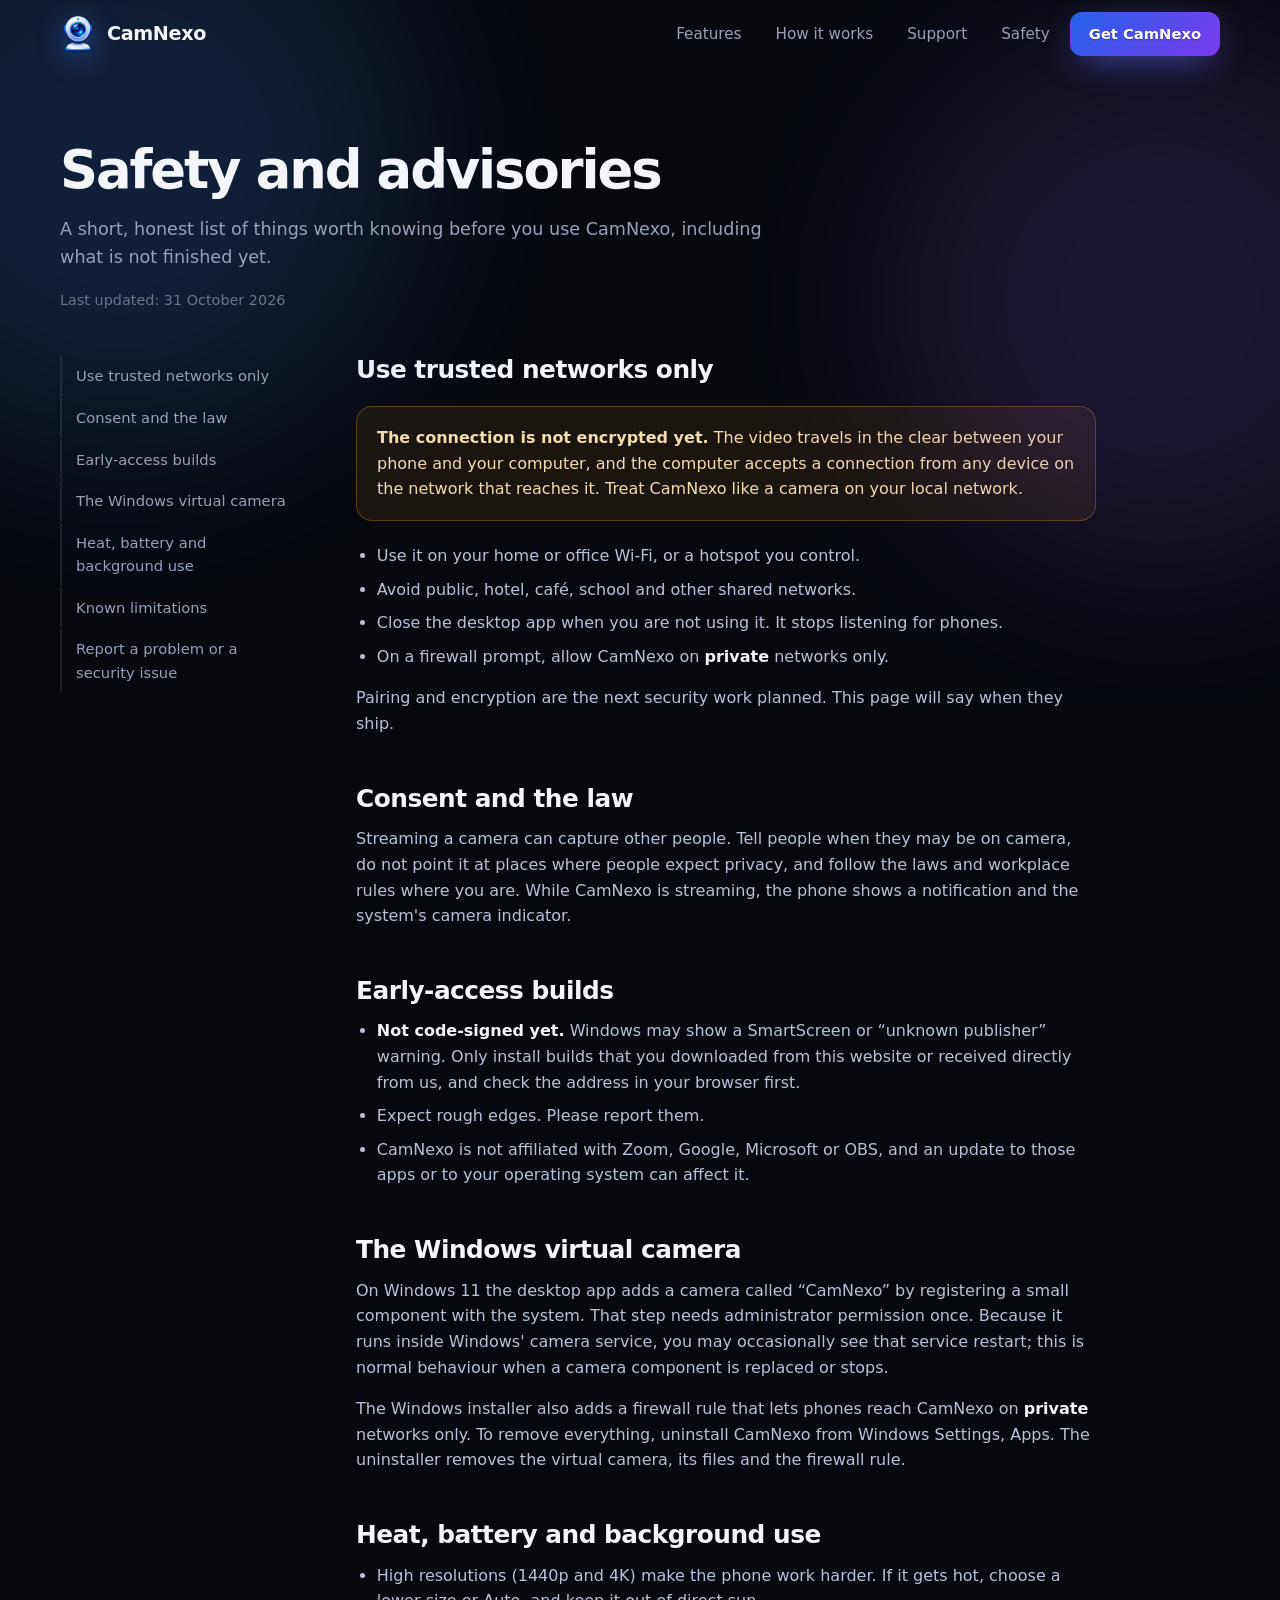
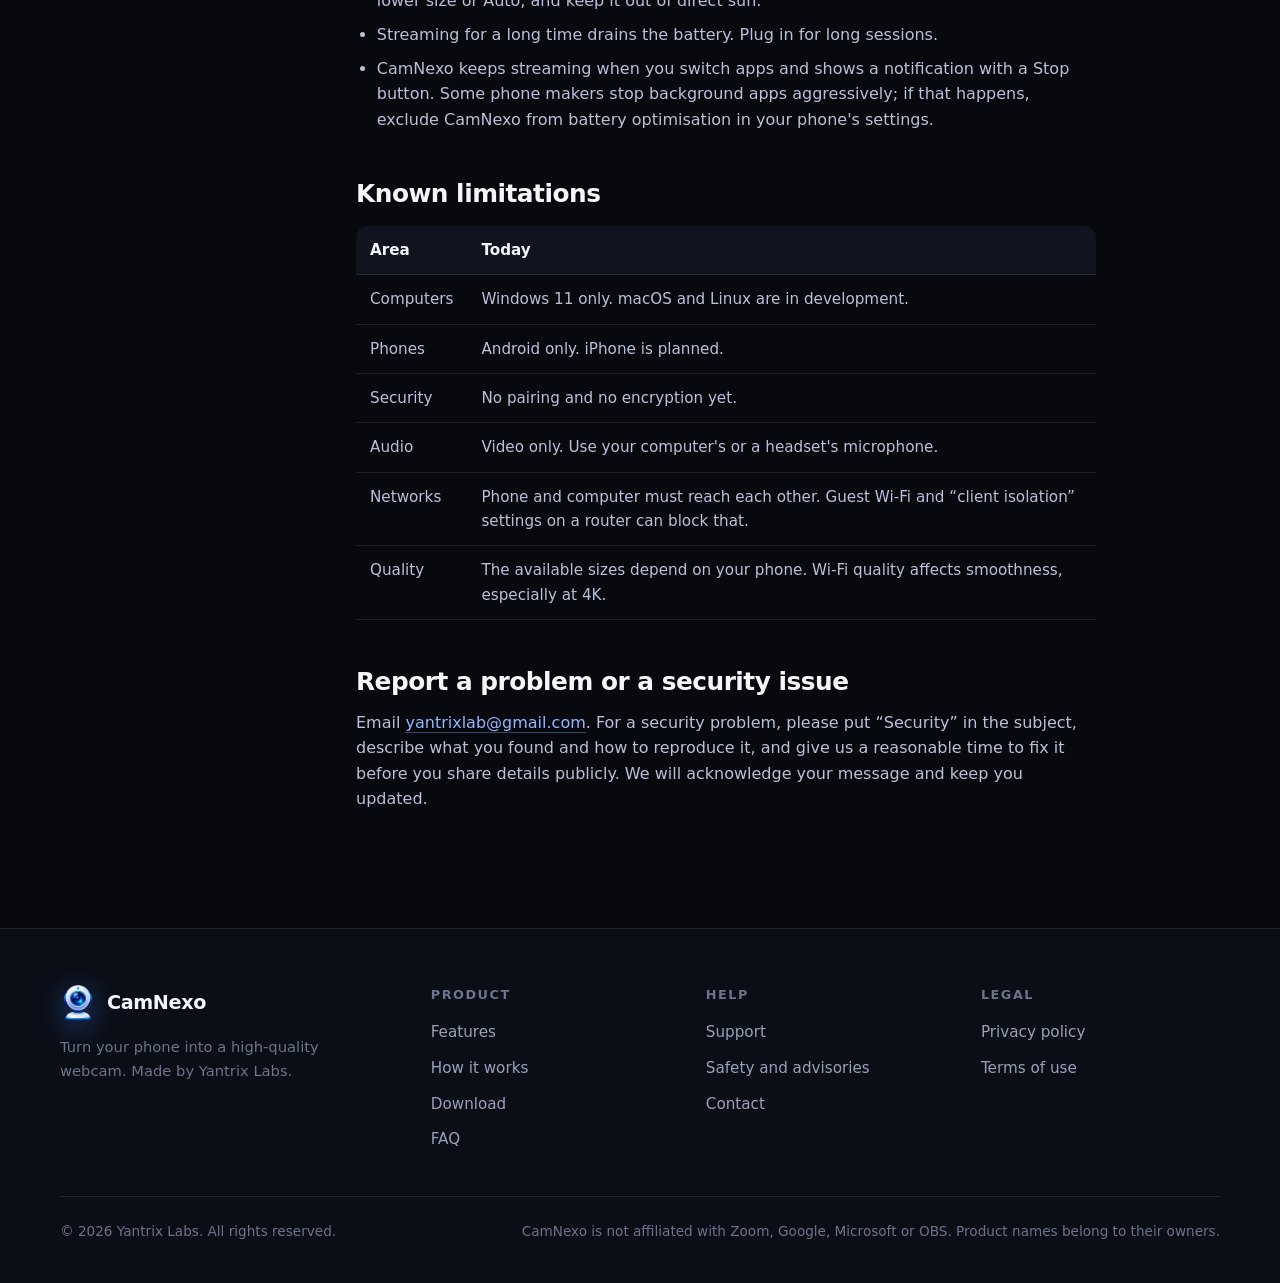
<file: safety.html>
<!doctype html>
<html lang="en" class="no-js">
<head>
<meta charset="utf-8">
<meta name="viewport" content="width=device-width, initial-scale=1">
<title>Safety and advisories | CamNexo</title>
<meta name="description" content="Important notes before you use CamNexo: network safety, consent, early-access builds, the Windows virtual camera and known limitations.">
<meta name="theme-color" content="#07090f">
<link rel="icon" href="assets/favicon.ico" sizes="any">
<link rel="icon" href="assets/favicon-32.png" type="image/png" sizes="32x32">
<link rel="apple-touch-icon" href="assets/apple-touch-icon.png">
<link rel="canonical" href="https://camnexo.yantrixlab.com/safety.html">
<meta property="og:image" content="https://camnexo.yantrixlab.com/assets/og-image.png">
<meta name="twitter:card" content="summary_large_image">
<link rel="stylesheet" href="assets/styles.css">
</head>
<body>
<a class="skip" href="#main">Skip to content</a>
<header class="nav scrolled">
  <div class="wrap nav-in">
    <a class="brand" href="./" aria-label="CamNexo home"><img class="logo-img" src="assets/logo.png" width="36" height="36" alt="">CamNexo</a>
    <nav class="links" aria-label="Main">
      <a href="./#features">Features</a>
      <a href="./#how">How it works</a>
      <a href="support.html">Support</a>
      <a href="safety.html">Safety</a>
      <a class="btn small primary" href="./#download">Get CamNexo</a>
    </nav>
    <button class="menu-btn" aria-label="Menu" aria-expanded="false"><svg viewBox="0 0 24 24" fill="none" stroke="currentColor" stroke-width="2" stroke-linecap="round"><path d="M4 7h16M4 12h16M4 17h16"/></svg></button>
  </div>
</header>
<main id="main">
  <section class="doc-hero" style="padding-bottom:10px">
    <div class="glow a" style="opacity:.18"></div><div class="glow b" style="opacity:.16"></div>
    <div class="wrap">
      <h1 class="rv">Safety and advisories</h1>
      <p class="rv" style="--d:80ms">A short, honest list of things worth knowing before you use CamNexo, including what is not finished yet.</p>
      <div class="meta rv" style="--d:140ms">Last updated: 31 October 2026</div>
    </div>
  </section>
  <div class="wrap doc" style="padding-top:34px">
    <aside class="toc" aria-label="On this page">
        <a href="#network">Use trusted networks only</a>
        <a href="#consent">Consent and the law</a>
        <a href="#early">Early-access builds</a>
        <a href="#windows">The Windows virtual camera</a>
        <a href="#phone">Heat, battery and background use</a>
        <a href="#limits">Known limitations</a>
        <a href="#report">Report a problem or a security issue</a>
    </aside>
    <article class="prose">
<h2 id="network">Use trusted networks only</h2>

<div class="callout"><p><strong>The connection is not encrypted yet.</strong> The video travels in the clear between your phone and your computer, and the computer accepts a connection from any device on the network that reaches it. Treat CamNexo like a camera on your local network.</p></div>
<ul>
<li>Use it on your home or office Wi-Fi, or a hotspot you control.</li>
<li>Avoid public, hotel, café, school and other shared networks.</li>
<li>Close the desktop app when you are not using it. It stops listening for phones.</li>
<li>On a firewall prompt, allow CamNexo on <strong>private</strong> networks only.</li>
</ul>
<p>Pairing and encryption are the next security work planned. This page will say when they ship.</p>

<h2 id="consent">Consent and the law</h2>

<p>Streaming a camera can capture other people. Tell people when they may be on camera, do not point it at places where people expect privacy, and follow the laws and workplace rules where you are. While CamNexo is streaming, the phone shows a notification and the system's camera indicator.</p>

<h2 id="early">Early-access builds</h2>

<ul>
<li><strong>Not code-signed yet.</strong> Windows may show a SmartScreen or “unknown publisher” warning. Only install builds that you downloaded from this website or received directly from us, and check the address in your browser first.</li>
<li>Expect rough edges. Please report them.</li>
<li>CamNexo is not affiliated with Zoom, Google, Microsoft or OBS, and an update to those apps or to your operating system can affect it.</li>
</ul>

<h2 id="windows">The Windows virtual camera</h2>

<p>On Windows 11 the desktop app adds a camera called “CamNexo” by registering a small component with the system. That step needs administrator permission once. Because it runs inside Windows' camera service, you may occasionally see that service restart; this is normal behaviour when a camera component is replaced or stops.</p>
<p>The Windows installer also adds a firewall rule that lets phones reach CamNexo on <strong>private</strong> networks only. To remove everything, uninstall CamNexo from Windows Settings, Apps. The uninstaller removes the virtual camera, its files and the firewall rule.</p>

<h2 id="phone">Heat, battery and background use</h2>

<ul>
<li>High resolutions (1440p and 4K) make the phone work harder. If it gets hot, choose a lower size or Auto, and keep it out of direct sun.</li>
<li>Streaming for a long time drains the battery. Plug in for long sessions.</li>
<li>CamNexo keeps streaming when you switch apps and shows a notification with a Stop button. Some phone makers stop background apps aggressively; if that happens, exclude CamNexo from battery optimisation in your phone's settings.</li>
</ul>

<h2 id="limits">Known limitations</h2>

<table class="tbl">
<tr><th>Area</th><th>Today</th></tr>
<tr><td>Computers</td><td>Windows 11 only. macOS and Linux are in development.</td></tr>
<tr><td>Phones</td><td>Android only. iPhone is planned.</td></tr>
<tr><td>Security</td><td>No pairing and no encryption yet.</td></tr>
<tr><td>Audio</td><td>Video only. Use your computer's or a headset's microphone.</td></tr>
<tr><td>Networks</td><td>Phone and computer must reach each other. Guest Wi-Fi and “client isolation” settings on a router can block that.</td></tr>
<tr><td>Quality</td><td>The available sizes depend on your phone. Wi-Fi quality affects smoothness, especially at 4K.</td></tr>
</table>

<h2 id="report">Report a problem or a security issue</h2>

<p>Email <a href="#" data-mail></a>. For a security problem, please put “Security” in the subject, describe what you found and how to reproduce it, and give us a reasonable time to fix it before you share details publicly. We will acknowledge your message and keep you updated.</p>
    </article>
  </div>
</main>
<footer>
  <div class="wrap">
    <div class="foot">
      <div><a class="brand" href="./"><img class="logo-img" src="assets/logo.png" width="36" height="36" alt="">CamNexo</a><p>Turn your phone into a high-quality webcam. Made by Yantrix Labs.</p></div>
      <div><h4>Product</h4><ul><li><a href="./#features">Features</a></li><li><a href="./#how">How it works</a></li><li><a href="./#download">Download</a></li><li><a href="./#faq">FAQ</a></li></ul></div>
      <div><h4>Help</h4><ul><li><a href="support.html">Support</a></li><li><a href="safety.html">Safety and advisories</a></li><li><a href="#" data-mail>Contact</a></li></ul></div>
      <div><h4>Legal</h4><ul><li><a href="privacy.html">Privacy policy</a></li><li><a href="terms.html">Terms of use</a></li></ul></div>
    </div>
    <div class="legal"><span>© <span class="year">2026</span> Yantrix Labs. All rights reserved.</span><span>CamNexo is not affiliated with Zoom, Google, Microsoft or OBS. Product names belong to their owners.</span></div>
  </div>
</footer>
<script src="assets/config.js"></script>
<script src="assets/site.js"></script>
</body>
</html>
</file>
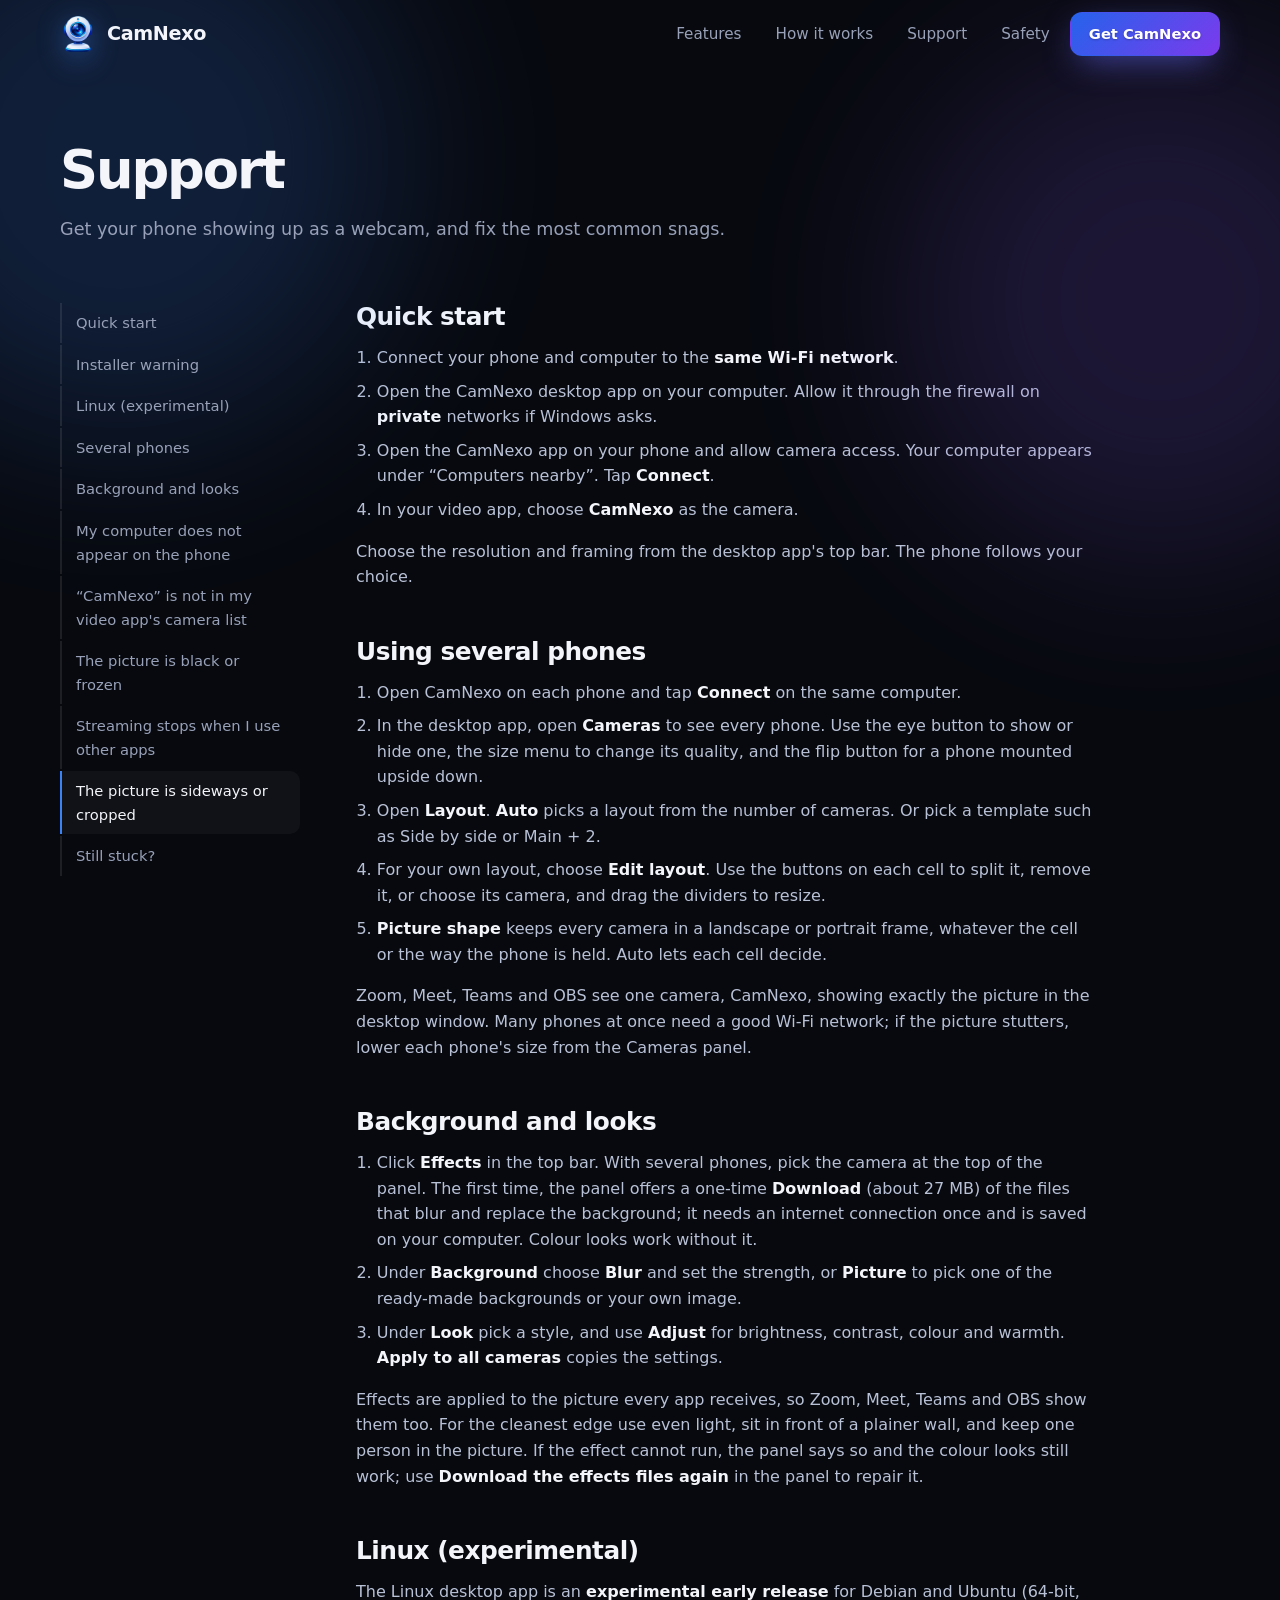
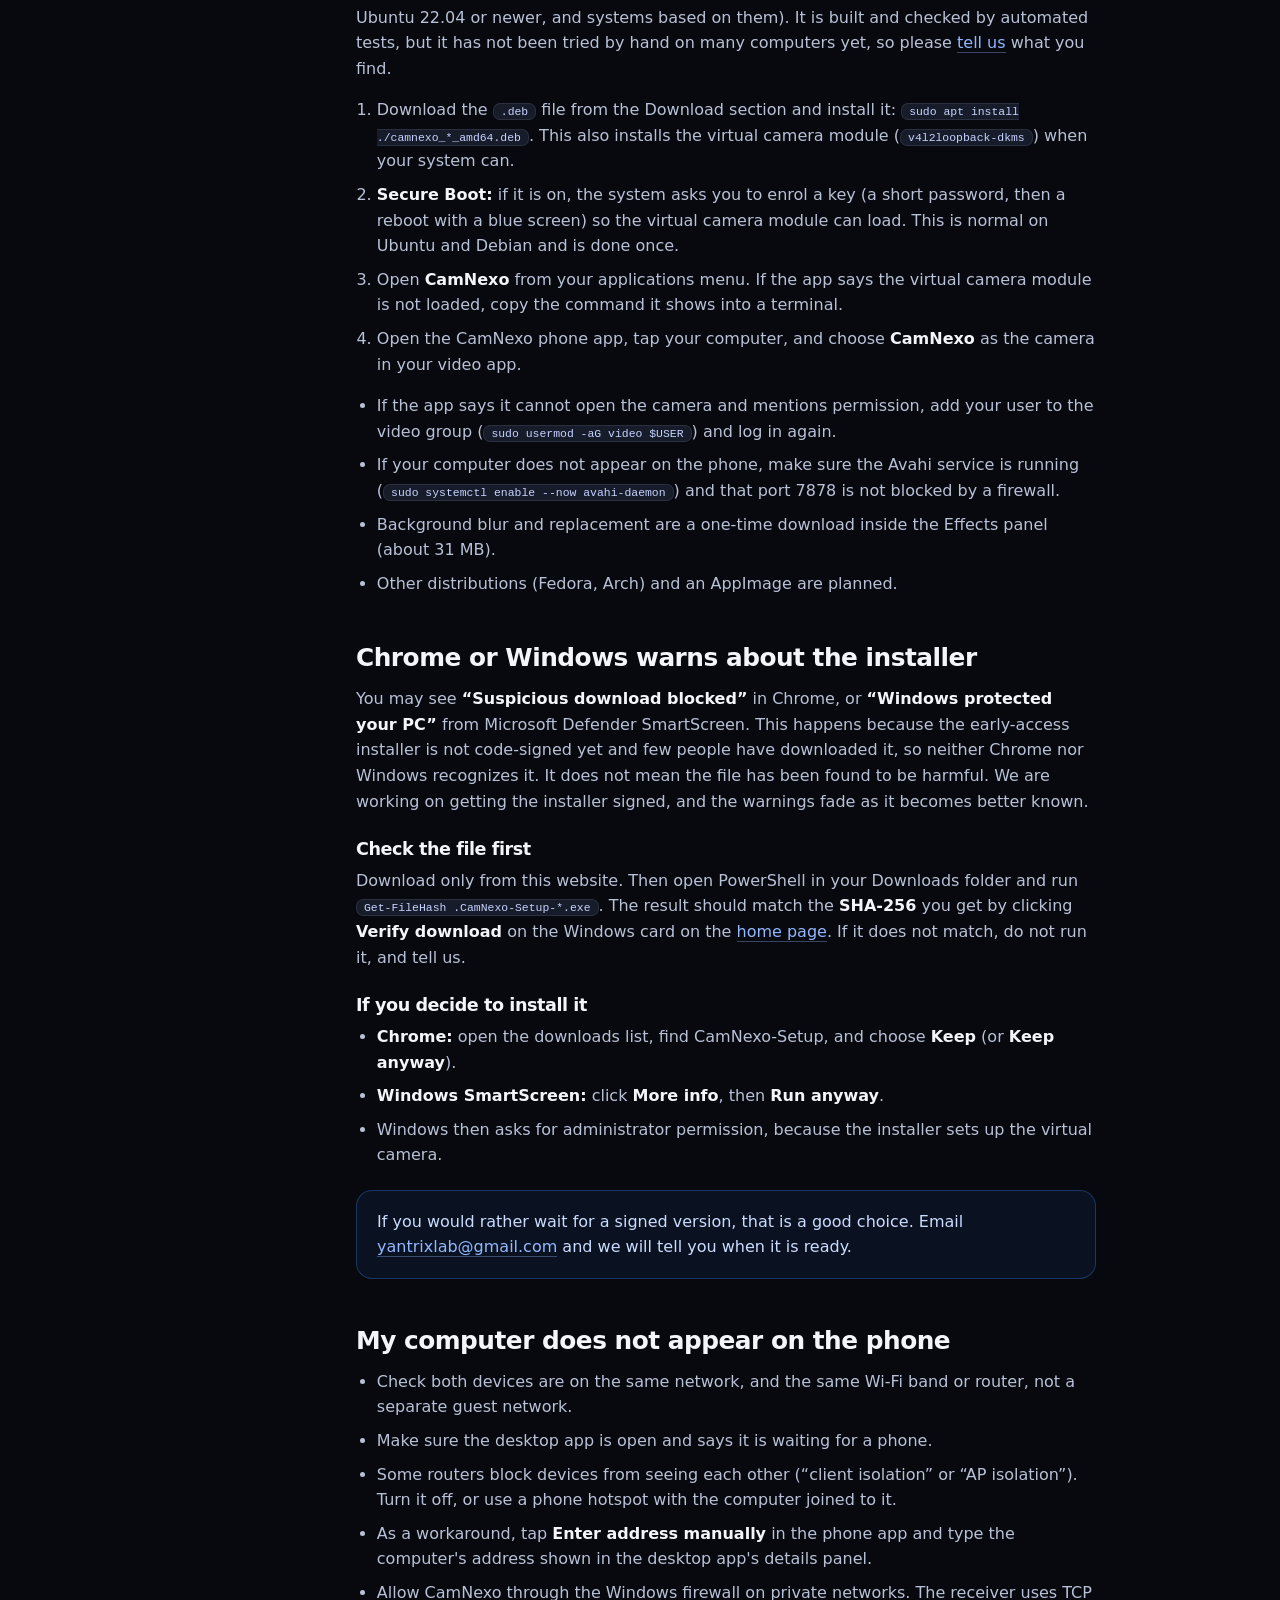
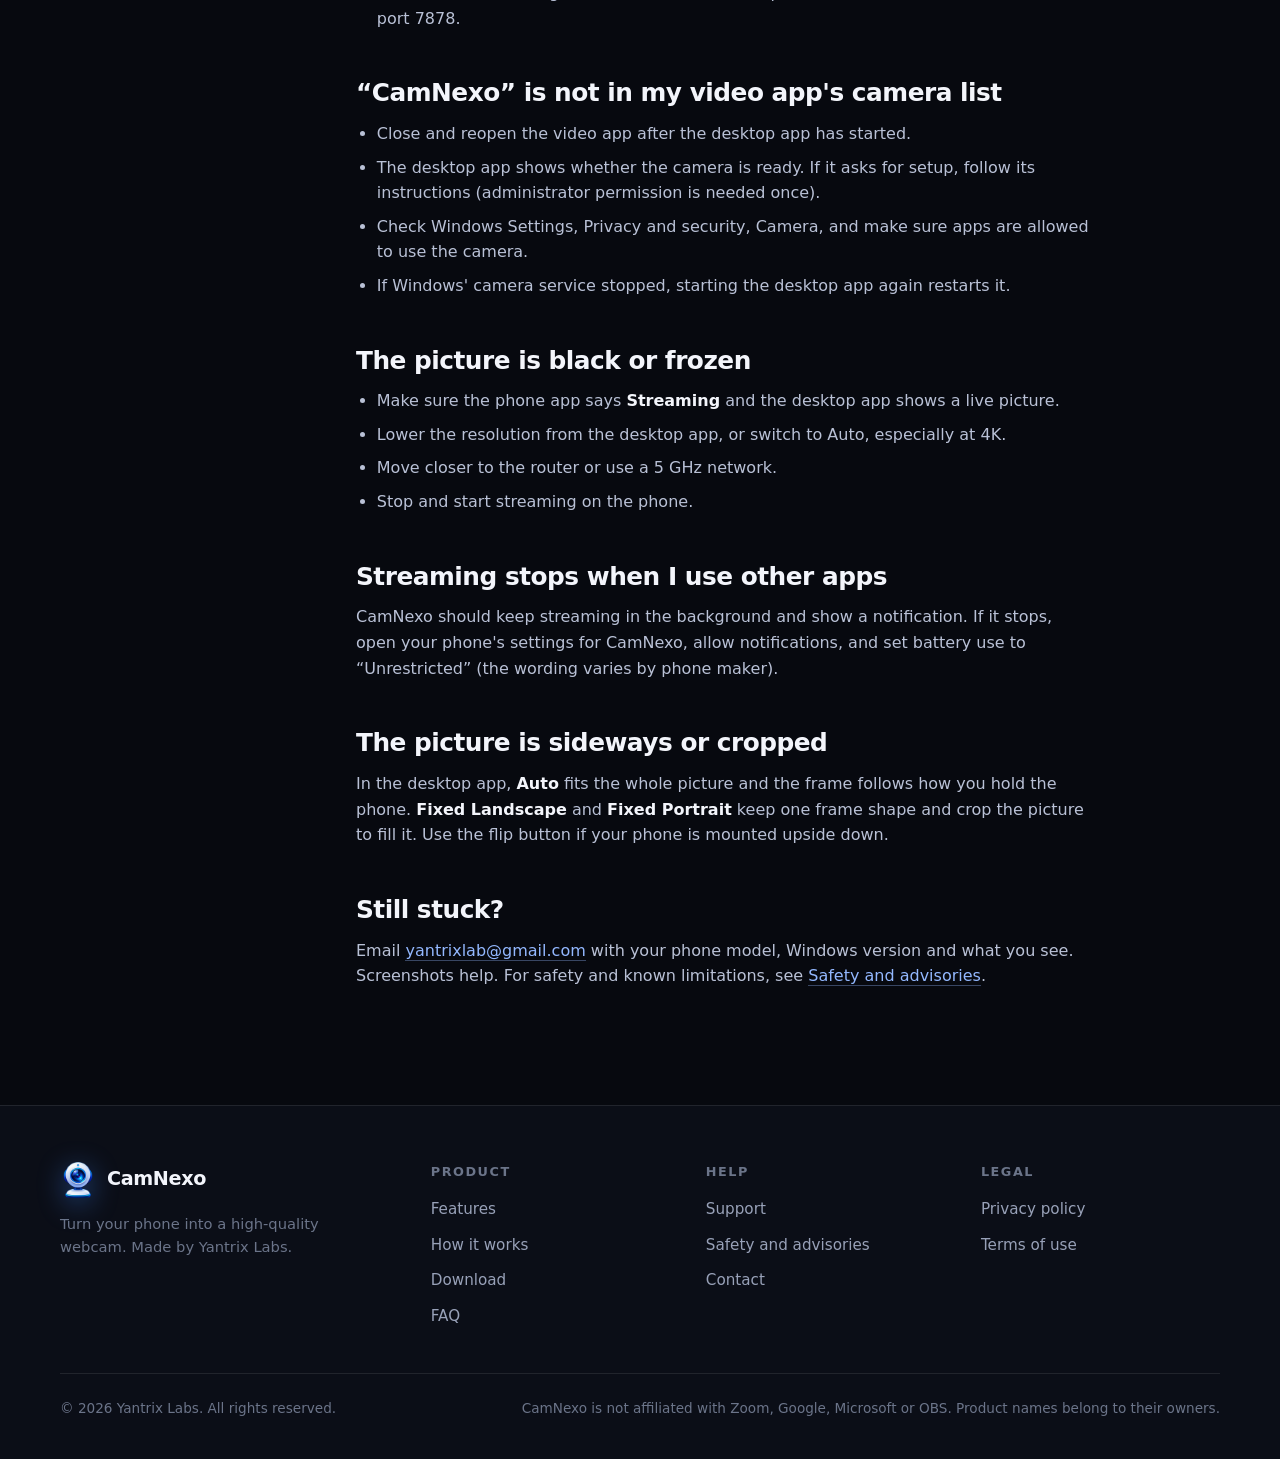
<file: support.html>
<!doctype html>
<html lang="en" class="no-js">
<head>
<meta charset="utf-8">
<meta name="viewport" content="width=device-width, initial-scale=1">
<title>Support | CamNexo</title>
<meta name="description" content="Set up CamNexo and fix common problems: connecting your phone, firewall prompts, the camera not showing in an app, and more.">
<meta name="theme-color" content="#07090f">
<link rel="icon" href="assets/favicon.ico" sizes="any">
<link rel="icon" href="assets/favicon-32.png" type="image/png" sizes="32x32">
<link rel="apple-touch-icon" href="assets/apple-touch-icon.png">
<link rel="canonical" href="https://camnexo.yantrixlab.com/support.html">
<meta property="og:image" content="https://camnexo.yantrixlab.com/assets/og-image.png">
<meta name="twitter:card" content="summary_large_image">
<link rel="stylesheet" href="assets/styles.css">
</head>
<body>
<a class="skip" href="#main">Skip to content</a>
<header class="nav scrolled">
  <div class="wrap nav-in">
    <a class="brand" href="./" aria-label="CamNexo home"><img class="logo-img" src="assets/logo.png" width="36" height="36" alt="">CamNexo</a>
    <nav class="links" aria-label="Main">
      <a href="./#features">Features</a>
      <a href="./#how">How it works</a>
      <a href="support.html">Support</a>
      <a href="safety.html">Safety</a>
      <a class="btn small primary" href="./#download">Get CamNexo</a>
    </nav>
    <button class="menu-btn" aria-label="Menu" aria-expanded="false"><svg viewBox="0 0 24 24" fill="none" stroke="currentColor" stroke-width="2" stroke-linecap="round"><path d="M4 7h16M4 12h16M4 17h16"/></svg></button>
  </div>
</header>
<main id="main">
  <section class="doc-hero" style="padding-bottom:10px">
    <div class="glow a" style="opacity:.18"></div><div class="glow b" style="opacity:.16"></div>
    <div class="wrap">
      <h1 class="rv">Support</h1>
      <p class="rv" style="--d:80ms">Get your phone showing up as a webcam, and fix the most common snags.</p>
      
    </div>
  </section>
  <div class="wrap doc" style="padding-top:34px">
    <aside class="toc" aria-label="On this page">
        <a href="#setup">Quick start</a>
        <a href="#warning">Installer warning</a>
        <a href="#linux">Linux (experimental)</a>
        <a href="#several">Several phones</a>
        <a href="#effects">Background and looks</a>
        <a href="#nopc">My computer does not appear on the phone</a>
        <a href="#nocam">“CamNexo” is not in my video app's camera list</a>
        <a href="#black">The picture is black or frozen</a>
        <a href="#bg">Streaming stops when I use other apps</a>
        <a href="#orientation">The picture is sideways or cropped</a>
        <a href="#contact">Still stuck?</a>
    </aside>
    <article class="prose">
<h2 id="setup">Quick start</h2>

<ol>
<li>Connect your phone and computer to the <strong>same Wi-Fi network</strong>.</li>
<li>Open the CamNexo desktop app on your computer. Allow it through the firewall on <strong>private</strong> networks if Windows asks.</li>
<li>Open the CamNexo app on your phone and allow camera access. Your computer appears under “Computers nearby”. Tap <strong>Connect</strong>.</li>
<li>In your video app, choose <strong>CamNexo</strong> as the camera.</li>
</ol>
<p>Choose the resolution and framing from the desktop app's top bar. The phone follows your choice.</p>

<h2 id="several">Using several phones</h2>
<ol>
<li>Open CamNexo on each phone and tap <strong>Connect</strong> on the same computer.</li>
<li>In the desktop app, open <strong>Cameras</strong> to see every phone. Use the eye button to show or hide one, the size menu to change its quality, and the flip button for a phone mounted upside down.</li>
<li>Open <strong>Layout</strong>. <strong>Auto</strong> picks a layout from the number of cameras. Or pick a template such as Side by side or Main + 2.</li>
<li>For your own layout, choose <strong>Edit layout</strong>. Use the buttons on each cell to split it, remove it, or choose its camera, and drag the dividers to resize.</li>
<li><strong>Picture shape</strong> keeps every camera in a landscape or portrait frame, whatever the cell or the way the phone is held. Auto lets each cell decide.</li>
</ol>
<p>Zoom, Meet, Teams and OBS see one camera, CamNexo, showing exactly the picture in the desktop window. Many phones at once need a good Wi-Fi network; if the picture stutters, lower each phone's size from the Cameras panel.</p>

<h2 id="effects">Background and looks</h2>
<ol>
<li>Click <strong>Effects</strong> in the top bar. With several phones, pick the camera at the top of the panel. The first time, the panel offers a one-time <strong>Download</strong> (about 27 MB) of the files that blur and replace the background; it needs an internet connection once and is saved on your computer. Colour looks work without it.</li>
<li>Under <strong>Background</strong> choose <strong>Blur</strong> and set the strength, or <strong>Picture</strong> to pick one of the ready-made backgrounds or your own image.</li>
<li>Under <strong>Look</strong> pick a style, and use <strong>Adjust</strong> for brightness, contrast, colour and warmth. <strong>Apply to all cameras</strong> copies the settings.</li>
</ol>
<p>Effects are applied to the picture every app receives, so Zoom, Meet, Teams and OBS show them too. For the cleanest edge use even light, sit in front of a plainer wall, and keep one person in the picture. If the effect cannot run, the panel says so and the colour looks still work; use <strong>Download the effects files again</strong> in the panel to repair it.</p>

<h2 id="linux">Linux (experimental)</h2>
<p>The Linux desktop app is an <strong>experimental early release</strong> for Debian and Ubuntu (64-bit, Ubuntu 22.04 or newer, and systems based on them). It is built and checked by automated tests, but it has not been tried by hand on many computers yet, so please <a data-mail href="#">tell us</a> what you find.</p>
<ol>
<li>Download the <code>.deb</code> file from the Download section and install it: <code>sudo apt install ./camnexo_*_amd64.deb</code>. This also installs the virtual camera module (<code>v4l2loopback-dkms</code>) when your system can.</li>
<li><strong>Secure Boot:</strong> if it is on, the system asks you to enrol a key (a short password, then a reboot with a blue screen) so the virtual camera module can load. This is normal on Ubuntu and Debian and is done once.</li>
<li>Open <strong>CamNexo</strong> from your applications menu. If the app says the virtual camera module is not loaded, copy the command it shows into a terminal.</li>
<li>Open the CamNexo phone app, tap your computer, and choose <strong>CamNexo</strong> as the camera in your video app.</li>
</ol>
<ul>
<li>If the app says it cannot open the camera and mentions permission, add your user to the video group (<code>sudo usermod -aG video $USER</code>) and log in again.</li>
<li>If your computer does not appear on the phone, make sure the Avahi service is running (<code>sudo systemctl enable --now avahi-daemon</code>) and that port 7878 is not blocked by a firewall.</li>
<li>Background blur and replacement are a one-time download inside the Effects panel (about 31 MB).</li>
<li>Other distributions (Fedora, Arch) and an AppImage are planned.</li>
</ul>

<h2 id="warning">Chrome or Windows warns about the installer</h2>
<p>You may see <strong>“Suspicious download blocked”</strong> in Chrome, or <strong>“Windows protected your PC”</strong> from Microsoft Defender SmartScreen. This happens because the early-access installer is not code-signed yet and few people have downloaded it, so neither Chrome nor Windows recognizes it. It does not mean the file has been found to be harmful. We are working on getting the installer signed, and the warnings fade as it becomes better known.</p>
<h3>Check the file first</h3>
<p>Download only from this website. Then open PowerShell in your Downloads folder and run <code>Get-FileHash .CamNexo-Setup-*.exe</code>. The result should match the <strong>SHA-256</strong> you get by clicking <strong>Verify download</strong> on the Windows card on the <a href="./#download">home page</a>. If it does not match, do not run it, and tell us.</p>
<h3>If you decide to install it</h3>
<ul>
<li><strong>Chrome:</strong> open the downloads list, find CamNexo-Setup, and choose <strong>Keep</strong> (or <strong>Keep anyway</strong>).</li>
<li><strong>Windows SmartScreen:</strong> click <strong>More info</strong>, then <strong>Run anyway</strong>.</li>
<li>Windows then asks for administrator permission, because the installer sets up the virtual camera.</li>
</ul>
<div class="callout info"><p>If you would rather wait for a signed version, that is a good choice. Email <a href="#" data-mail></a> and we will tell you when it is ready.</p></div>

<h2 id="nopc">My computer does not appear on the phone</h2>

<ul>
<li>Check both devices are on the same network, and the same Wi-Fi band or router, not a separate guest network.</li>
<li>Make sure the desktop app is open and says it is waiting for a phone.</li>
<li>Some routers block devices from seeing each other (“client isolation” or “AP isolation”). Turn it off, or use a phone hotspot with the computer joined to it.</li>
<li>As a workaround, tap <strong>Enter address manually</strong> in the phone app and type the computer's address shown in the desktop app's details panel.</li>
<li>Allow CamNexo through the Windows firewall on private networks. The receiver uses TCP port 7878.</li>
</ul>

<h2 id="nocam">“CamNexo” is not in my video app's camera list</h2>

<ul>
<li>Close and reopen the video app after the desktop app has started.</li>
<li>The desktop app shows whether the camera is ready. If it asks for setup, follow its instructions (administrator permission is needed once).</li>
<li>Check Windows Settings, Privacy and security, Camera, and make sure apps are allowed to use the camera.</li>
<li>If Windows' camera service stopped, starting the desktop app again restarts it.</li>
</ul>

<h2 id="black">The picture is black or frozen</h2>

<ul>
<li>Make sure the phone app says <strong>Streaming</strong> and the desktop app shows a live picture.</li>
<li>Lower the resolution from the desktop app, or switch to Auto, especially at 4K.</li>
<li>Move closer to the router or use a 5 GHz network.</li>
<li>Stop and start streaming on the phone.</li>
</ul>

<h2 id="bg">Streaming stops when I use other apps</h2>

<p>CamNexo should keep streaming in the background and show a notification. If it stops, open your phone's settings for CamNexo, allow notifications, and set battery use to “Unrestricted” (the wording varies by phone maker).</p>

<h2 id="orientation">The picture is sideways or cropped</h2>

<p>In the desktop app, <strong>Auto</strong> fits the whole picture and the frame follows how you hold the phone. <strong>Fixed Landscape</strong> and <strong>Fixed Portrait</strong> keep one frame shape and crop the picture to fill it. Use the flip button if your phone is mounted upside down.</p>

<h2 id="contact">Still stuck?</h2>

<p>Email <a href="#" data-mail></a> with your phone model, Windows version and what you see. Screenshots help. For safety and known limitations, see <a href="safety.html">Safety and advisories</a>.</p>
    </article>
  </div>
</main>
<footer>
  <div class="wrap">
    <div class="foot">
      <div><a class="brand" href="./"><img class="logo-img" src="assets/logo.png" width="36" height="36" alt="">CamNexo</a><p>Turn your phone into a high-quality webcam. Made by Yantrix Labs.</p></div>
      <div><h4>Product</h4><ul><li><a href="./#features">Features</a></li><li><a href="./#how">How it works</a></li><li><a href="./#download">Download</a></li><li><a href="./#faq">FAQ</a></li></ul></div>
      <div><h4>Help</h4><ul><li><a href="support.html">Support</a></li><li><a href="safety.html">Safety and advisories</a></li><li><a href="#" data-mail>Contact</a></li></ul></div>
      <div><h4>Legal</h4><ul><li><a href="privacy.html">Privacy policy</a></li><li><a href="terms.html">Terms of use</a></li></ul></div>
    </div>
    <div class="legal"><span>© <span class="year">2026</span> Yantrix Labs. All rights reserved.</span><span>CamNexo is not affiliated with Zoom, Google, Microsoft or OBS. Product names belong to their owners.</span></div>
  </div>
</footer>
<script src="assets/config.js"></script>
<script src="assets/site.js"></script>
</body>
</html>
</file>
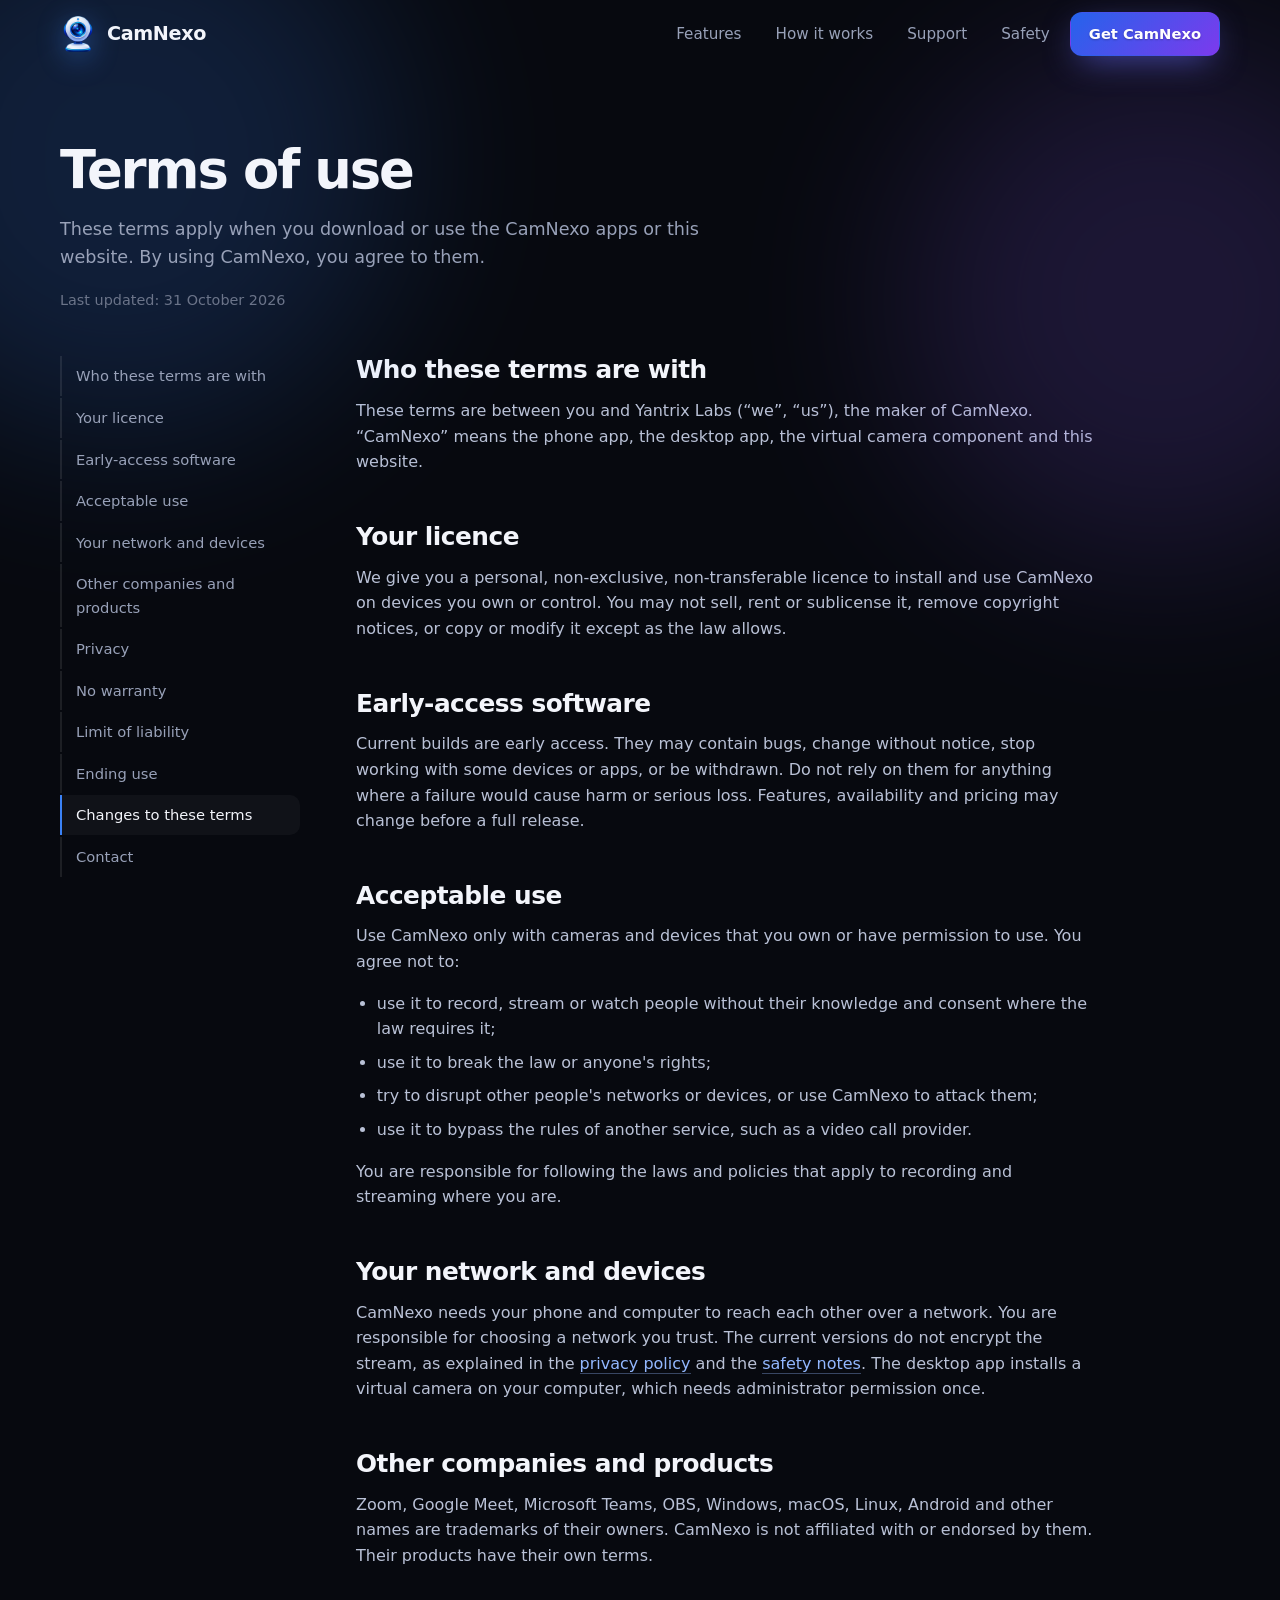
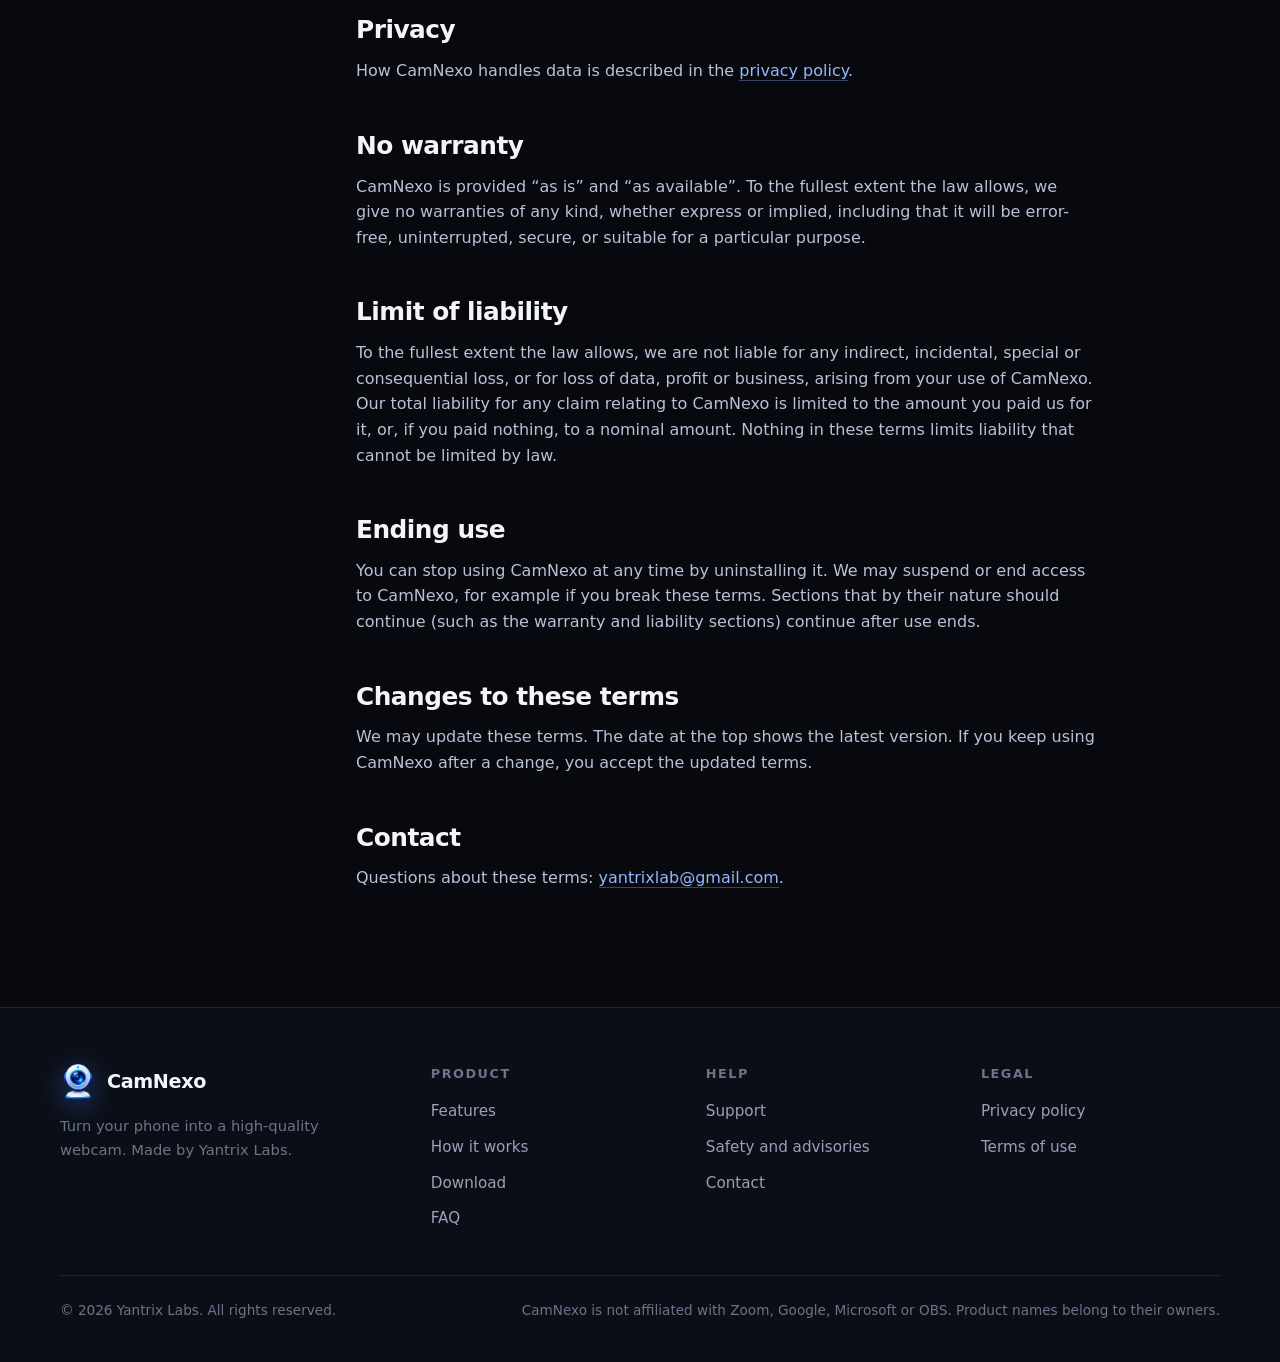
<file: terms.html>
<!doctype html>
<html lang="en" class="no-js">
<head>
<meta charset="utf-8">
<meta name="viewport" content="width=device-width, initial-scale=1">
<title>Terms of use | CamNexo</title>
<meta name="description" content="The terms for using CamNexo, the phone-as-webcam app and desktop app by Yantrix Labs.">
<meta name="theme-color" content="#07090f">
<link rel="icon" href="assets/favicon.ico" sizes="any">
<link rel="icon" href="assets/favicon-32.png" type="image/png" sizes="32x32">
<link rel="apple-touch-icon" href="assets/apple-touch-icon.png">
<link rel="canonical" href="https://camnexo.yantrixlab.com/terms.html">
<meta property="og:image" content="https://camnexo.yantrixlab.com/assets/og-image.png">
<meta name="twitter:card" content="summary_large_image">
<link rel="stylesheet" href="assets/styles.css">
</head>
<body>
<a class="skip" href="#main">Skip to content</a>
<header class="nav scrolled">
  <div class="wrap nav-in">
    <a class="brand" href="./" aria-label="CamNexo home"><img class="logo-img" src="assets/logo.png" width="36" height="36" alt="">CamNexo</a>
    <nav class="links" aria-label="Main">
      <a href="./#features">Features</a>
      <a href="./#how">How it works</a>
      <a href="support.html">Support</a>
      <a href="safety.html">Safety</a>
      <a class="btn small primary" href="./#download">Get CamNexo</a>
    </nav>
    <button class="menu-btn" aria-label="Menu" aria-expanded="false"><svg viewBox="0 0 24 24" fill="none" stroke="currentColor" stroke-width="2" stroke-linecap="round"><path d="M4 7h16M4 12h16M4 17h16"/></svg></button>
  </div>
</header>
<main id="main">
  <section class="doc-hero" style="padding-bottom:10px">
    <div class="glow a" style="opacity:.18"></div><div class="glow b" style="opacity:.16"></div>
    <div class="wrap">
      <h1 class="rv">Terms of use</h1>
      <p class="rv" style="--d:80ms">These terms apply when you download or use the CamNexo apps or this website. By using CamNexo, you agree to them.</p>
      <div class="meta rv" style="--d:140ms">Last updated: 31 October 2026</div>
    </div>
  </section>
  <div class="wrap doc" style="padding-top:34px">
    <aside class="toc" aria-label="On this page">
        <a href="#who">Who these terms are with</a>
        <a href="#licence">Your licence</a>
        <a href="#early">Early-access software</a>
        <a href="#use">Acceptable use</a>
        <a href="#network">Your network and devices</a>
        <a href="#third">Other companies and products</a>
        <a href="#privacy">Privacy</a>
        <a href="#warranty">No warranty</a>
        <a href="#liability">Limit of liability</a>
        <a href="#ending">Ending use</a>
        <a href="#changes">Changes to these terms</a>
        <a href="#contact">Contact</a>
    </aside>
    <article class="prose">
<h2 id="who">Who these terms are with</h2>

<p>These terms are between you and Yantrix Labs (“we”, “us”), the maker of CamNexo. “CamNexo” means the phone app, the desktop app, the virtual camera component and this website.</p>

<h2 id="licence">Your licence</h2>

<p>We give you a personal, non-exclusive, non-transferable licence to install and use CamNexo on devices you own or control. You may not sell, rent or sublicense it, remove copyright notices, or copy or modify it except as the law allows.</p>

<h2 id="early">Early-access software</h2>

<p>Current builds are early access. They may contain bugs, change without notice, stop working with some devices or apps, or be withdrawn. Do not rely on them for anything where a failure would cause harm or serious loss. Features, availability and pricing may change before a full release.</p>

<h2 id="use">Acceptable use</h2>

<p>Use CamNexo only with cameras and devices that you own or have permission to use. You agree not to:</p>
<ul>
<li>use it to record, stream or watch people without their knowledge and consent where the law requires it;</li>
<li>use it to break the law or anyone's rights;</li>
<li>try to disrupt other people's networks or devices, or use CamNexo to attack them;</li>
<li>use it to bypass the rules of another service, such as a video call provider.</li>
</ul>
<p>You are responsible for following the laws and policies that apply to recording and streaming where you are.</p>

<h2 id="network">Your network and devices</h2>

<p>CamNexo needs your phone and computer to reach each other over a network. You are responsible for choosing a network you trust. The current versions do not encrypt the stream, as explained in the <a href="privacy.html#security">privacy policy</a> and the <a href="safety.html">safety notes</a>. The desktop app installs a virtual camera on your computer, which needs administrator permission once.</p>

<h2 id="third">Other companies and products</h2>

<p>Zoom, Google Meet, Microsoft Teams, OBS, Windows, macOS, Linux, Android and other names are trademarks of their owners. CamNexo is not affiliated with or endorsed by them. Their products have their own terms.</p>

<h2 id="privacy">Privacy</h2>

<p>How CamNexo handles data is described in the <a href="privacy.html">privacy policy</a>.</p>

<h2 id="warranty">No warranty</h2>

<p>CamNexo is provided “as is” and “as available”. To the fullest extent the law allows, we give no warranties of any kind, whether express or implied, including that it will be error-free, uninterrupted, secure, or suitable for a particular purpose.</p>

<h2 id="liability">Limit of liability</h2>

<p>To the fullest extent the law allows, we are not liable for any indirect, incidental, special or consequential loss, or for loss of data, profit or business, arising from your use of CamNexo. Our total liability for any claim relating to CamNexo is limited to the amount you paid us for it, or, if you paid nothing, to a nominal amount. Nothing in these terms limits liability that cannot be limited by law.</p>

<h2 id="ending">Ending use</h2>

<p>You can stop using CamNexo at any time by uninstalling it. We may suspend or end access to CamNexo, for example if you break these terms. Sections that by their nature should continue (such as the warranty and liability sections) continue after use ends.</p>

<h2 id="changes">Changes to these terms</h2>

<p>We may update these terms. The date at the top shows the latest version. If you keep using CamNexo after a change, you accept the updated terms.</p>

<h2 id="contact">Contact</h2>
<p>Questions about these terms: <a href="#" data-mail></a>.</p>
    </article>
  </div>
</main>
<footer>
  <div class="wrap">
    <div class="foot">
      <div><a class="brand" href="./"><img class="logo-img" src="assets/logo.png" width="36" height="36" alt="">CamNexo</a><p>Turn your phone into a high-quality webcam. Made by Yantrix Labs.</p></div>
      <div><h4>Product</h4><ul><li><a href="./#features">Features</a></li><li><a href="./#how">How it works</a></li><li><a href="./#download">Download</a></li><li><a href="./#faq">FAQ</a></li></ul></div>
      <div><h4>Help</h4><ul><li><a href="support.html">Support</a></li><li><a href="safety.html">Safety and advisories</a></li><li><a href="#" data-mail>Contact</a></li></ul></div>
      <div><h4>Legal</h4><ul><li><a href="privacy.html">Privacy policy</a></li><li><a href="terms.html">Terms of use</a></li></ul></div>
    </div>
    <div class="legal"><span>© <span class="year">2026</span> Yantrix Labs. All rights reserved.</span><span>CamNexo is not affiliated with Zoom, Google, Microsoft or OBS. Product names belong to their owners.</span></div>
  </div>
</footer>
<script src="assets/config.js"></script>
<script src="assets/site.js"></script>
</body>
</html>
</file>
<file: assets/styles.css>
/* CamNexo website. One stylesheet, no external fonts or scripts. */
:root {
  --bg: #07090f;
  --bg-2: #0b0e17;
  --surface: #10141f;
  --surface-2: #171c2b;
  --line: rgba(255, 255, 255, 0.09);
  --text: #f3f5fb;
  --dim: #98a1b8;
  --faint: #6b7489;
  --blue: #3b82f6;
  --violet: #8b5cf6;
  --green: #22c55e;
  --amber: #f5a524;
  --grad: linear-gradient(135deg, #3b82f6, #8b5cf6);
  --radius: 22px;
  --max: 1160px;
  --ease: cubic-bezier(0.22, 1, 0.36, 1);
  color-scheme: dark;
}

*, *::before, *::after { box-sizing: border-box; }
html { scroll-behavior: smooth; -webkit-text-size-adjust: 100%; }
body {
  margin: 0;
  background: var(--bg);
  color: var(--text);
  font-family: Inter, "Segoe UI Variable", "Segoe UI", system-ui, -apple-system, Roboto, "Helvetica Neue", Arial, sans-serif;
  line-height: 1.6;
  -webkit-font-smoothing: antialiased;
  overflow-x: hidden;
}
img, svg { max-width: 100%; display: block; }
a { color: inherit; text-decoration: none; }
p { margin: 0 0 1rem; }
h1, h2, h3 { margin: 0; line-height: 1.12; letter-spacing: -0.025em; }
:focus-visible { outline: 2px solid var(--blue); outline-offset: 3px; border-radius: 8px; }
.wrap { width: min(var(--max), 100% - 40px); margin-inline: auto; }
.sr { position: absolute; width: 1px; height: 1px; overflow: hidden; clip: rect(0 0 0 0); white-space: nowrap; }
.skip { position: absolute; left: 12px; top: -60px; background: var(--surface-2); padding: 10px 16px; border-radius: 10px; z-index: 100; }
.skip:focus { top: 12px; }

/* ------------------------------------------------------------------ nav */
.nav {
  position: fixed; inset: 0 0 auto 0; z-index: 50;
  transition: background 0.35s var(--ease), border-color 0.35s, backdrop-filter 0.35s;
  border-bottom: 1px solid transparent;
}
.nav.scrolled {
  background: rgba(7, 9, 15, 0.72);
  backdrop-filter: blur(16px) saturate(1.4);
  -webkit-backdrop-filter: blur(16px) saturate(1.4);
  border-bottom-color: var(--line);
}
.nav-in { display: flex; align-items: center; justify-content: space-between; height: 68px; }
.brand { display: flex; align-items: center; gap: 11px; font-weight: 700; font-size: 1.2rem; letter-spacing: -0.02em; }
.logo {
  width: 34px; height: 34px; border-radius: 10px; background: var(--grad);
  display: grid; place-items: center;
  box-shadow: 0 6px 22px -4px rgba(59, 130, 246, 0.6);
}
.logo-img { width: 36px; height: 36px; flex: none; filter: drop-shadow(0 6px 14px rgba(59, 130, 246, 0.45)); }
.logo svg { width: 19px; height: 19px; }
.links { display: flex; align-items: center; gap: 6px; }
.links a { padding: 8px 14px; border-radius: 999px; color: var(--dim); font-size: 0.95rem; transition: color 0.2s, background 0.2s; }
.links a:hover { color: var(--text); background: rgba(255, 255, 255, 0.06); }
.menu-btn { display: none; background: none; border: 1px solid var(--line); color: var(--text); width: 42px; height: 42px; border-radius: 12px; cursor: pointer; }
.menu-btn svg { width: 20px; height: 20px; margin: auto; }

/* -------------------------------------------------------------- buttons */
.btn {
  display: inline-flex; align-items: center; justify-content: center; gap: 10px;
  padding: 14px 24px; border-radius: 16px; font-weight: 600; font-size: 1rem;
  border: 1px solid var(--line); background: var(--surface-2); color: var(--text);
  cursor: pointer; transition: transform 0.25s var(--ease), box-shadow 0.25s, background 0.25s, border-color 0.25s;
  font-family: inherit;
}
.btn:hover { transform: translateY(-2px); border-color: rgba(255, 255, 255, 0.2); }
.btn:active { transform: translateY(0) scale(0.98); }
.btn svg { width: 19px; height: 19px; }
/* White on this blue-to-violet is 5.2:1 to 5.7:1 (the lighter brand gradient was about 3.5:1 and looked washed out). */
.btn.primary { background: linear-gradient(135deg, #2563eb, #7c3aed); color: #fff; font-weight: 700; text-shadow: 0 1px 2px rgba(0, 0, 0, 0.25); border-color: transparent; box-shadow: 0 10px 34px -10px rgba(99, 102, 241, 0.8); }
.btn.primary:hover { box-shadow: 0 16px 42px -10px rgba(99, 102, 241, 0.95); }
.btn.small { padding: 9px 18px; border-radius: 12px; font-size: 0.92rem; }
.btn[aria-disabled="true"] { opacity: 0.55; cursor: not-allowed; transform: none; }

/* ----------------------------------------------------------------- hero */
.hero { position: relative; padding: 150px 0 90px; overflow: hidden; isolation: isolate; }
.glow { position: absolute; border-radius: 50%; filter: blur(90px); opacity: 0.5; z-index: -1; animation: drift 18s ease-in-out infinite alternate; }
.glow.a { width: 560px; height: 560px; background: #3b82f6; left: -160px; top: -120px; opacity: 0.32; }
.glow.b { width: 520px; height: 520px; background: #8b5cf6; right: -140px; top: 40px; opacity: 0.3; animation-duration: 23s; animation-direction: alternate-reverse; }
.glow.c { width: 380px; height: 380px; background: #14b8a6; left: 38%; bottom: -200px; opacity: 0.16; animation-duration: 27s; }
@keyframes drift { to { transform: translate(60px, 40px) scale(1.12); } }
.grid-bg {
  position: absolute; inset: 0; z-index: -1; opacity: 0.5;
  background-image: linear-gradient(var(--line) 1px, transparent 1px), linear-gradient(90deg, var(--line) 1px, transparent 1px);
  background-size: 56px 56px;
  -webkit-mask-image: radial-gradient(ellipse 70% 60% at 50% 30%, #000 20%, transparent 75%);
  mask-image: radial-gradient(ellipse 70% 60% at 50% 30%, #000 20%, transparent 75%);
}
.hero-grid { display: grid; grid-template-columns: 1.02fr 1fr; gap: 56px; align-items: center; }
.eyebrow {
  display: inline-flex; align-items: center; gap: 10px; padding: 7px 15px 7px 11px; border-radius: 999px;
  border: 1px solid var(--line); background: rgba(255, 255, 255, 0.04); color: var(--dim); font-size: 0.88rem; margin-bottom: 26px;
}
.dot { width: 8px; height: 8px; border-radius: 50%; background: var(--green); box-shadow: 0 0 0 0 rgba(34, 197, 94, 0.6); animation: ping 2s infinite; }
@keyframes ping { 70% { box-shadow: 0 0 0 9px rgba(34, 197, 94, 0); } 100% { box-shadow: 0 0 0 0 rgba(34, 197, 94, 0); } }
h1 { font-size: clamp(2.5rem, 5.6vw, 4.5rem); font-weight: 800; letter-spacing: -0.04em; }
.gradient-text { background: linear-gradient(120deg, #60a5fa, #a78bfa 55%, #34d399); -webkit-background-clip: text; background-clip: text; color: transparent; background-size: 200% 100%; animation: shine 8s linear infinite; }
@keyframes shine { to { background-position: -200% 0; } }
.lead { font-size: clamp(1.05rem, 1.6vw, 1.22rem); color: var(--dim); max-width: 34em; margin: 24px 0 34px; }
.cta { display: flex; flex-wrap: wrap; gap: 14px; }
.hero-note { margin-top: 22px; font-size: 0.88rem; color: var(--faint); }

/* hero visual: laptop + phone, linked by a moving signal */
.stage { position: relative; min-height: 470px; }
.laptop {
  position: absolute; right: 0; top: 34px; width: 88%;
  border-radius: 18px; background: var(--surface); border: 1px solid var(--line);
  box-shadow: 0 50px 90px -40px rgba(0, 0, 0, 0.9), 0 0 0 1px rgba(255, 255, 255, 0.03) inset;
  overflow: hidden;
  animation: float 9s ease-in-out infinite;
}
.laptop .bar { display: flex; align-items: center; gap: 7px; padding: 11px 14px; background: var(--bg-2); border-bottom: 1px solid var(--line); }
.laptop .bar i { width: 10px; height: 10px; border-radius: 50%; background: #2a3042; }
.laptop .bar span { margin-left: auto; font-size: 0.72rem; color: var(--faint); letter-spacing: 0.06em; }
.laptop .screen { position: relative; aspect-ratio: 16 / 9; background: radial-gradient(120% 120% at 30% 20%, #243b6b, #101426 60%, #0a0d18); overflow: hidden; }
.person { position: absolute; left: 50%; bottom: -8%; transform: translateX(-50%); width: 38%; }
.person .head { width: 46%; aspect-ratio: 1; border-radius: 50%; background: linear-gradient(160deg, #f1c7a5, #d9a47f); margin: 0 auto -6%; position: relative; z-index: 2; box-shadow: 0 8px 22px -8px rgba(0,0,0,.5); }
.person .body { width: 100%; aspect-ratio: 1.15; border-radius: 50% 50% 0 0 / 60% 60% 0 0; background: linear-gradient(160deg, #4f6bd8, #2f3f8f); }
.chip {
  position: absolute; display: inline-flex; align-items: center; gap: 7px; font-size: 0.7rem; font-weight: 600;
  background: rgba(7, 9, 15, 0.6); backdrop-filter: blur(8px); border: 1px solid var(--line); padding: 5px 10px; border-radius: 999px;
}
.chip.live { left: 12px; top: 12px; color: #86efac; }
.chip.rez { right: 12px; top: 12px; color: var(--text); }
.chip.src { left: 12px; bottom: 12px; color: var(--dim); }
.chip .dot { width: 6px; height: 6px; }

.phone {
  position: absolute; left: 0; bottom: 0; width: 204px; aspect-ratio: 9 / 19;
  border-radius: 34px; background: #05070c; border: 1px solid rgba(255, 255, 255, 0.16); padding: 9px;
  box-shadow: 0 40px 70px -24px rgba(0, 0, 0, 0.95), 0 0 60px -10px rgba(59, 130, 246, 0.35);
  animation: float 7s ease-in-out -2s infinite;
}
.phone-screen { height: 100%; border-radius: 26px; overflow: hidden; background: var(--bg); position: relative; display: flex; flex-direction: column; align-items: center; padding: 14px 10px 10px; }
.phone-screen::before { content: ""; position: absolute; inset: -30% -10% auto; height: 70%; background: radial-gradient(closest-side, rgba(34, 197, 94, 0.28), transparent); }
.ph-head { position: relative; width: 100%; display: flex; align-items: center; justify-content: space-between; font-size: 0.66rem; font-weight: 700; }
.ph-head .pill { color: #86efac; border: 1px solid rgba(34, 197, 94, 0.4); background: rgba(34, 197, 94, 0.12); padding: 2px 8px; border-radius: 99px; font-size: 0.56rem; }
.radar { position: relative; width: 120px; height: 120px; margin: 22px 0 8px; display: grid; place-items: center; }
.radar b { position: absolute; inset: 0; border-radius: 50%; border: 1.5px solid rgba(34, 197, 94, 0.55); animation: ring 2.8s var(--ease) infinite; opacity: 0; }
.radar b:nth-child(2) { animation-delay: 0.93s; }
.radar b:nth-child(3) { animation-delay: 1.86s; }
@keyframes ring { 0% { transform: scale(0.42); opacity: 0.8; } 100% { transform: scale(1); opacity: 0; } }
.radar .core { width: 50px; height: 50px; border-radius: 50%; background: linear-gradient(135deg, #22c55e, #14b8a6); display: grid; place-items: center; box-shadow: 0 0 26px rgba(34, 197, 94, 0.55); position: relative; }
.radar .core svg { width: 24px; height: 24px; }
.ph-t { position: relative; font-weight: 700; font-size: 0.82rem; }
.ph-s { position: relative; color: var(--dim); font-size: 0.62rem; margin-bottom: 12px; }
.ph-stats { position: relative; display: grid; grid-template-columns: repeat(3, 1fr); gap: 5px; width: 100%; }
.ph-stats div { background: var(--surface); border: 1px solid var(--line); border-radius: 9px; padding: 6px 6px; }
.ph-stats small { display: block; font-size: 0.42rem; color: var(--faint); letter-spacing: 0.06em; }
.ph-stats strong { font-size: 0.82rem; }
.ph-stop { position: relative; margin-top: auto; width: 100%; text-align: center; background: #222737; border: 1px solid var(--line); border-radius: 12px; padding: 8px 0; font-size: 0.66rem; font-weight: 600; }

.signal { position: absolute; left: 150px; top: 250px; width: 190px; height: 80px; z-index: 3; pointer-events: none; }
.signal path { fill: none; stroke: url(#sg); stroke-width: 2.2; stroke-linecap: round; stroke-dasharray: 3 9; animation: flow 1.4s linear infinite; }
@keyframes flow { to { stroke-dashoffset: -24; } }
@keyframes float { 50% { transform: translateY(-12px); } }

/* ------------------------------------------------------------- sections */
section { position: relative; padding: 96px 0; }
.sec-head { max-width: 680px; margin: 0 auto 56px; text-align: center; }
.kicker { color: #8fb4ff; font-weight: 600; font-size: 0.86rem; letter-spacing: 0.12em; text-transform: uppercase; margin-bottom: 14px; }
h2 { font-size: clamp(1.9rem, 3.6vw, 2.9rem); font-weight: 800; }
.sec-head p { color: var(--dim); font-size: 1.1rem; margin-top: 16px; }

.cards { display: grid; grid-template-columns: repeat(3, 1fr); gap: 18px; }
.card {
  position: relative; padding: 28px; border-radius: var(--radius); background: var(--surface); border: 1px solid var(--line);
  transition: transform 0.4s var(--ease), border-color 0.3s; overflow: hidden;
}
.card::before {
  content: ""; position: absolute; inset: 0; opacity: 0; transition: opacity 0.35s;
  background: radial-gradient(360px circle at var(--mx, 50%) var(--my, 0%), rgba(99, 102, 241, 0.16), transparent 60%);
}
.card:hover { transform: translateY(-5px); border-color: rgba(129, 140, 248, 0.45); }
.card:hover::before { opacity: 1; }
.card > * { position: relative; }
.ico { width: 46px; height: 46px; border-radius: 14px; display: grid; place-items: center; margin-bottom: 20px; background: rgba(99, 102, 241, 0.14); border: 1px solid rgba(129, 140, 248, 0.28); }
.ico svg { width: 23px; height: 23px; stroke: #a5b4fc; fill: none; stroke-width: 1.8; stroke-linecap: round; stroke-linejoin: round; }
.card h3 { font-size: 1.18rem; margin-bottom: 10px; letter-spacing: -0.01em; }
.card p { color: var(--dim); margin: 0; font-size: 0.99rem; }

.steps { display: grid; grid-template-columns: repeat(3, 1fr); gap: 22px; counter-reset: s; position: relative; }
.step { position: relative; padding: 30px 28px; border-radius: var(--radius); background: linear-gradient(180deg, var(--surface), var(--bg-2)); border: 1px solid var(--line); }
.step::before {
  counter-increment: s; content: counter(s); display: grid; place-items: center; width: 40px; height: 40px; border-radius: 50%;
  background: var(--grad); font-weight: 800; margin-bottom: 20px; box-shadow: 0 8px 24px -6px rgba(99, 102, 241, 0.7);
}
.step h3 { font-size: 1.15rem; margin-bottom: 8px; }
.step p { color: var(--dim); margin: 0; }

.res-row { display: flex; flex-wrap: wrap; justify-content: center; gap: 12px; margin-top: 8px; }
.res {
  padding: 12px 22px; border-radius: 14px; background: var(--surface); border: 1px solid var(--line); font-weight: 700;
  transition: transform 0.3s var(--ease), border-color 0.3s, background 0.3s;
}
.res small { display: block; font-weight: 500; color: var(--faint); font-size: 0.74rem; }
.res:hover, .res.on { transform: translateY(-3px); border-color: rgba(129, 140, 248, 0.6); background: var(--surface-2); }
.res.on { box-shadow: 0 10px 30px -12px rgba(99, 102, 241, 0.8); }

.split { display: grid; grid-template-columns: 1fr 1fr; gap: 56px; align-items: center; }
.split h2 { margin-bottom: 18px; }
.split > div > p { color: var(--dim); font-size: 1.08rem; }
.ticks { list-style: none; padding: 0; margin: 24px 0 0; display: grid; gap: 14px; }
.ticks li { display: flex; gap: 14px; color: var(--dim); }
.ticks li::before {
  content: ""; flex: none; width: 22px; height: 22px; margin-top: 2px; border-radius: 50%;
  background: rgba(34, 197, 94, 0.16) url("data:image/svg+xml,%3Csvg xmlns='http://www.w3.org/2000/svg' viewBox='0 0 24 24' fill='none' stroke='%2322c55e' stroke-width='3' stroke-linecap='round' stroke-linejoin='round'%3E%3Cpath d='M5 12.5l4.5 4.5L19 7.5'/%3E%3C/svg%3E") center / 14px no-repeat;
}
.ticks strong { color: var(--text); font-weight: 600; }

.diagram { position: relative; padding: 36px; border-radius: 28px; background: linear-gradient(160deg, var(--surface), var(--bg-2)); border: 1px solid var(--line); overflow: hidden; }
.diagram::after { content: ""; position: absolute; width: 300px; height: 300px; border-radius: 50%; background: var(--violet); filter: blur(100px); opacity: 0.18; right: -80px; top: -80px; }
.flow { position: relative; display: grid; grid-template-columns: auto 1fr auto; align-items: center; gap: 14px; z-index: 1; }
.node { text-align: center; }
.node .box { width: 82px; height: 82px; border-radius: 22px; display: grid; place-items: center; background: var(--surface-2); border: 1px solid var(--line); margin: 0 auto 10px; }
.node .box svg { width: 36px; height: 36px; stroke: #a5b4fc; fill: none; stroke-width: 1.6; stroke-linecap: round; stroke-linejoin: round; }
.node small { color: var(--dim); font-size: 0.85rem; }
.wire { position: relative; height: 3px; border-radius: 3px; background: repeating-linear-gradient(90deg, rgba(139, 92, 246, 0.9) 0 8px, transparent 8px 18px); animation: wire 1s linear infinite; background-size: 18px 3px; }
@keyframes wire { to { background-position: 18px 0; } }
.wire span { position: absolute; left: 50%; top: -34px; transform: translateX(-50%); font-size: 0.78rem; color: var(--faint); white-space: nowrap; }
.nocloud { position: relative; z-index: 1; display: flex; align-items: center; gap: 12px; margin-top: 34px; padding: 14px 18px; border-radius: 14px; border: 1px dashed rgba(255, 255, 255, 0.2); color: var(--dim); font-size: 0.93rem; }
.nocloud svg { flex: none; width: 22px; height: 22px; stroke: var(--amber); fill: none; stroke-width: 1.8; stroke-linecap: round; stroke-linejoin: round; }

.platforms { display: grid; grid-template-columns: repeat(4, 1fr); gap: 18px; }
.plat { display: flex; flex-direction: column; padding: 28px 24px; border-radius: var(--radius); background: var(--surface); border: 1px solid var(--line); transition: transform 0.4s var(--ease), border-color 0.3s, box-shadow 0.3s; }
.plat:hover { transform: translateY(-5px); border-color: rgba(129, 140, 248, 0.45); }
.plat.me { border-color: rgba(129, 140, 248, 0.7); box-shadow: 0 20px 60px -26px rgba(99, 102, 241, 0.9); }
.plat .os { width: 48px; height: 48px; margin-bottom: 18px; fill: #c7d2fe; }
.plat h3 { font-size: 1.25rem; }
.plat .sub { color: var(--faint); font-size: 0.88rem; margin: 4px 0 16px; }
.badge { align-self: flex-start; padding: 4px 11px; border-radius: 99px; font-size: 0.76rem; font-weight: 600; margin-bottom: 18px; }
.badge.early { color: #86efac; background: rgba(34, 197, 94, 0.13); border: 1px solid rgba(34, 197, 94, 0.35); }
.badge.soon { color: #fcd34d; background: rgba(245, 165, 36, 0.12); border: 1px solid rgba(245, 165, 36, 0.32); }
.plat .btn { margin-top: auto; width: 100%; }
.plat .fine { font-size: 0.8rem; color: var(--faint); margin: 12px 0 0; min-height: 2.4em; }
.plat .verify { margin-top: 10px; }
.plat .verify summary { cursor: pointer; font-size: 0.78rem; color: var(--faint); list-style: none; display: inline-block; }
.plat .verify summary::-webkit-details-marker { display: none; }
.plat .verify summary:hover { color: var(--dim); }
.plat .hash { display: block; margin-top: 8px; font-family: ui-monospace, SFMono-Regular, Consolas, monospace; font-size: 0.68rem; word-break: break-all; color: var(--faint); opacity: 0.8; }

.faq { max-width: 780px; margin: 0 auto; display: grid; gap: 12px; }
.faq details { border-radius: 18px; background: var(--surface); border: 1px solid var(--line); transition: border-color 0.3s, background 0.3s; }
.faq details[open] { border-color: rgba(129, 140, 248, 0.45); background: var(--surface-2); }
.faq summary { cursor: pointer; list-style: none; padding: 20px 24px; font-weight: 600; display: flex; justify-content: space-between; gap: 16px; align-items: center; }
.faq summary::-webkit-details-marker { display: none; }
.faq summary::after { content: ""; flex: none; width: 10px; height: 10px; border-right: 2px solid var(--dim); border-bottom: 2px solid var(--dim); transform: rotate(45deg); transition: transform 0.35s var(--ease); margin-right: 4px; }
.faq details[open] summary::after { transform: rotate(225deg); }
.faq .ans { padding: 0 24px 22px; color: var(--dim); animation: fade 0.45s var(--ease); }
.faq .ans p:last-child { margin: 0; }
@keyframes fade { from { opacity: 0; transform: translateY(-6px); } }

.band { margin-top: 20px; padding: 56px 40px; border-radius: 32px; text-align: center; position: relative; overflow: hidden; background: linear-gradient(135deg, rgba(59, 130, 246, 0.22), rgba(139, 92, 246, 0.22)); border: 1px solid rgba(129, 140, 248, 0.3); }
.band h2 { margin-bottom: 14px; }
.band p { color: var(--dim); max-width: 38em; margin: 0 auto 28px; font-size: 1.08rem; }

footer { border-top: 1px solid var(--line); padding: 56px 0 40px; background: var(--bg-2); }
.foot { display: grid; grid-template-columns: 1.4fr repeat(3, 1fr); gap: 36px; }
.foot p { color: var(--faint); font-size: 0.92rem; max-width: 22em; margin-top: 14px; }
.foot h4 { margin: 0 0 14px; font-size: 0.8rem; letter-spacing: 0.12em; text-transform: uppercase; color: var(--faint); }
.foot ul { list-style: none; margin: 0; padding: 0; display: grid; gap: 10px; }
.foot li a { color: var(--dim); font-size: 0.95rem; transition: color 0.2s; }
.foot li a:hover { color: var(--text); }
.legal { margin-top: 44px; padding-top: 24px; border-top: 1px solid var(--line); color: var(--faint); font-size: 0.85rem; display: flex; flex-wrap: wrap; gap: 8px 24px; justify-content: space-between; }

/* ------------------------------------------------------------ doc pages */
.doc-hero { padding: 140px 0 30px; position: relative; isolation: isolate; }
.doc-hero h1 { font-size: clamp(2.1rem, 4.4vw, 3.3rem); }
.doc-hero p { color: var(--dim); max-width: 40em; margin-top: 16px; font-size: 1.1rem; }
.doc-hero .meta { color: var(--faint); font-size: 0.9rem; margin-top: 18px; }
.doc { display: grid; grid-template-columns: 240px 1fr; gap: 56px; padding: 30px 0 100px; align-items: start; }
.toc { position: sticky; top: 92px; display: grid; gap: 2px; font-size: 0.92rem; }
.toc a { padding: 8px 14px; border-radius: 10px; color: var(--dim); border-left: 2px solid var(--line); border-radius: 0 10px 10px 0; transition: all 0.2s; }
.toc a:hover, .toc a.on { color: var(--text); border-left-color: var(--blue); background: rgba(255, 255, 255, 0.04); }
.prose { max-width: 740px; }
.prose h2 { font-size: 1.55rem; margin: 48px 0 14px; scroll-margin-top: 90px; letter-spacing: -0.02em; }
.prose h2:first-child { margin-top: 0; }
.prose h3 { font-size: 1.1rem; margin: 26px 0 8px; }
.prose p, .prose li { color: #b9c1d6; }
.prose ul, .prose ol { padding-left: 1.3rem; margin: 0 0 1rem; }
.prose li { margin-bottom: 8px; }
.prose a { color: #93b8ff; border-bottom: 1px solid rgba(147, 184, 255, 0.35); }
.prose a:hover { border-bottom-color: #93b8ff; }
.prose strong { color: var(--text); }
.prose code { background: var(--surface-2); border: 1px solid var(--line); padding: 1px 7px; border-radius: 7px; font-size: 0.88em; color: #c7d2fe; }
.callout { margin: 22px 0; padding: 18px 20px; border-radius: 16px; background: rgba(245, 165, 36, 0.08); border: 1px solid rgba(245, 165, 36, 0.3); color: #f3dcae; }
.callout.info { background: rgba(59, 130, 246, 0.08); border-color: rgba(59, 130, 246, 0.32); color: #cbdcff; }
.callout.good { background: rgba(34, 197, 94, 0.08); border-color: rgba(34, 197, 94, 0.3); color: #c6f3d6; }
.callout p, .callout li { color: inherit; }
.callout p:last-child { margin: 0; }
.callout strong { color: inherit; }
.tbl { width: 100%; border-collapse: collapse; margin: 18px 0 26px; font-size: 0.95rem; }
.tbl th, .tbl td { text-align: left; padding: 12px 14px; border-bottom: 1px solid var(--line); vertical-align: top; color: #b9c1d6; }
.tbl th { color: var(--text); font-weight: 600; background: var(--surface); }
.tbl tr:first-child th:first-child { border-top-left-radius: 12px; }
.tbl tr:first-child th:last-child { border-top-right-radius: 12px; }

/* ------------------------------------------------------- scroll reveal */
.rv { opacity: 0; transform: translateY(26px); transition: opacity 0.8s var(--ease), transform 0.8s var(--ease); transition-delay: var(--d, 0ms); }
.rv.in { opacity: 1; transform: none; }
.no-js .rv { opacity: 1; transform: none; }

/* ---------------------------------------------------------- responsive */
@media (max-width: 1000px) {
  .hero-grid, .split { grid-template-columns: 1fr; }
  .stage { max-width: 560px; margin: 20px auto 0; width: 100%; }
  .cards, .steps { grid-template-columns: 1fr 1fr; }
  .platforms { grid-template-columns: 1fr 1fr; }
  .foot { grid-template-columns: 1fr 1fr; }
  .doc { grid-template-columns: 1fr; gap: 20px; }
  .toc { position: static; display: flex; flex-wrap: wrap; gap: 8px; }
  .toc a { border: 1px solid var(--line); border-radius: 99px; padding: 6px 14px; }
}
@media (max-width: 720px) {
  section { padding: 70px 0; }
  .hero { padding-top: 120px; }
  .menu-btn { display: grid; }
  .links {
    position: absolute; left: 12px; right: 12px; top: 74px; flex-direction: column; align-items: stretch; padding: 10px;
    background: rgba(13, 16, 26, 0.96); backdrop-filter: blur(18px); border: 1px solid var(--line); border-radius: 20px;
    opacity: 0; transform: translateY(-10px); pointer-events: none; transition: opacity 0.3s, transform 0.3s var(--ease);
  }
  .nav.open .links { opacity: 1; transform: none; pointer-events: auto; }
  .links a { padding: 14px 16px; }
  .cards, .steps, .platforms { grid-template-columns: 1fr; }
  .stage { min-height: 420px; }
  .phone { width: 168px; }
  .laptop { width: 92%; }
  .signal { display: none; }
  .flow { grid-template-columns: 1fr; gap: 28px; }
  .wire { width: 3px; height: 54px; margin: 0 auto; background: repeating-linear-gradient(180deg, rgba(139, 92, 246, 0.9) 0 8px, transparent 8px 18px); background-size: 3px 18px; animation-name: wireV; }
  .wire span { left: 20px; top: 50%; transform: translateY(-50%); }
  @keyframes wireV { to { background-position: 0 18px; } }
  .band { padding: 40px 22px; }
  .foot { grid-template-columns: 1fr; }
}
@media (prefers-reduced-motion: reduce) {
  *, *::before, *::after { animation: none !important; transition: none !important; scroll-behavior: auto !important; }
  .rv { opacity: 1; transform: none; }
}
</file>
